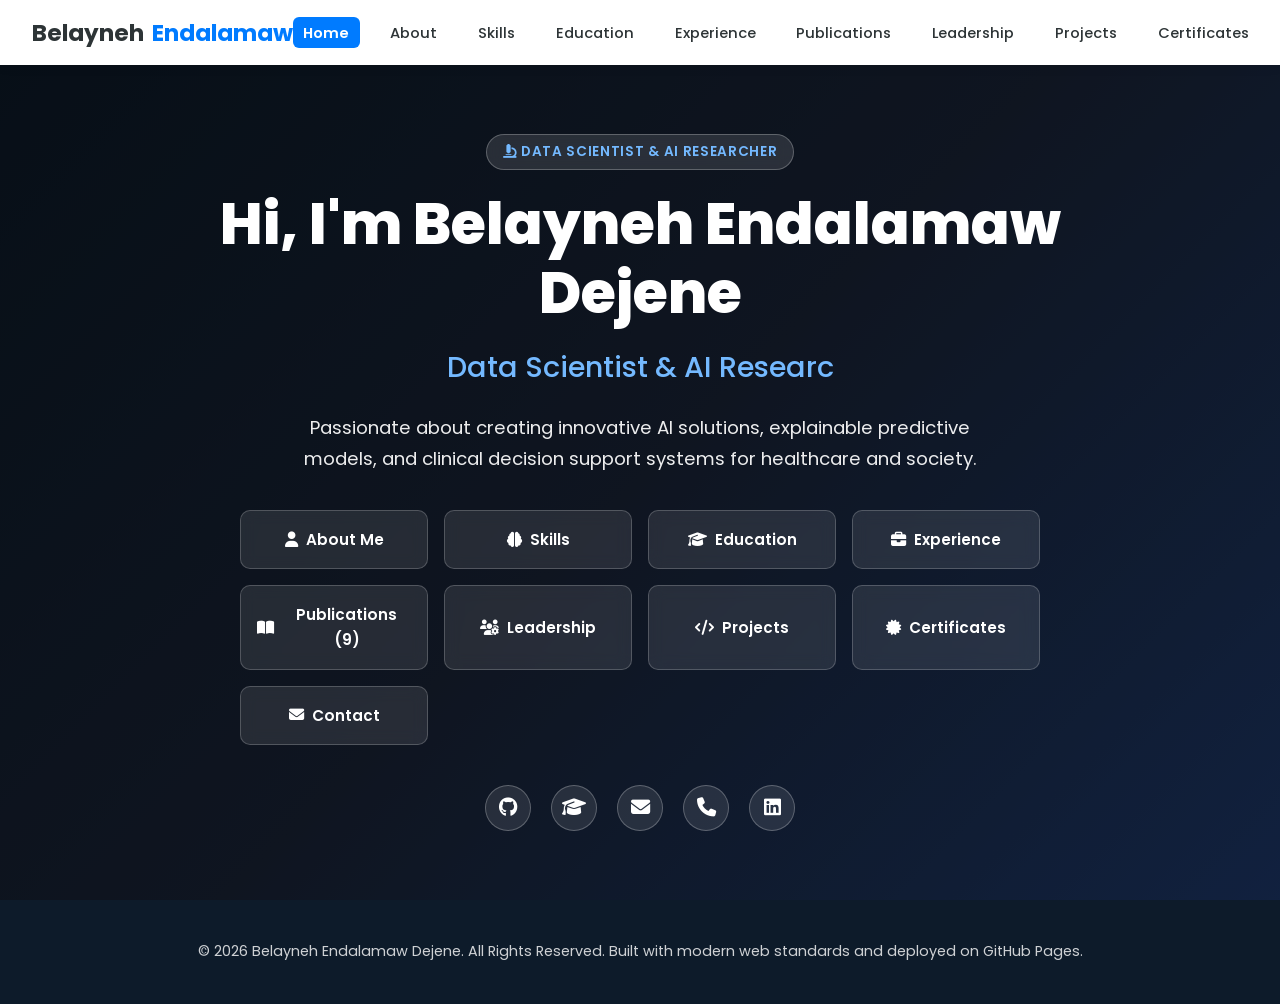
<file: index.html>
<!DOCTYPE html>
<html lang="en" data-theme="light">
<head>
    <meta charset="UTF-8">
    <meta name="viewport" content="width=device-width, initial-scale=1.0">
    <meta name="description" content="Portfolio of Belayneh Endalamaw Dejene - Data Scientist, AI Researcher, PhD Fellow, and Clinical Decision Support Specialist">
    <title>Belayneh Endalamaw | Home - Portfolio</title>
    
    <!-- Stylesheet -->
    <link rel="stylesheet" href="css/style.css">
    
    <!-- Font Awesome Icons -->
    <link rel="stylesheet" href="https://cdnjs.cloudflare.com/ajax/libs/font-awesome/6.5.1/css/all.min.css">
    
    <!-- Google Fonts Poppins -->
    <link href="https://fonts.googleapis.com/css2?family=Poppins:wght@300;400;500;600;700;800&display=swap" rel="stylesheet">
</head>
<body>
    <!-- Navigation -->
    <nav class="navbar">
        <div class="nav-content">
            <div class="logo">
                <a href="index.html">Belayneh <span>Endalamaw</span></a>
            </div>
            
            <ul class="nav-links" id="nav-links">
                <li><a href="index.html" class="active">Home</a></li>
                <li><a href="about.html">About</a></li>
                <li><a href="skills.html">Skills</a></li>
                <li><a href="education.html">Education</a></li>
                <li><a href="experience.html">Experience</a></li>
                <li><a href="publications.html">Publications</a></li>
                <li><a href="leadership.html">Leadership</a></li>
                <li><a href="projects.html">Projects</a></li>
                <li><a href="certificates.html">Certificates</a></li>
                <li><a href="contact.html">Contact</a></li>
            </ul>

            <div class="nav-actions">
                <button id="theme-toggle-btn" class="theme-toggle-btn" title="Toggle Dark/Light Mode">
                    <i class="fas fa-moon"></i>
                </button>
                <div class="hamburger" id="hamburger">
                    <i class="fas fa-bars"></i>
                </div>
            </div>
        </div>
    </nav>

    <main>
        <!-- Home Section (Dedicated Page) -->
        <section class="home">
            <div class="home-overlay"></div>
            <div class="home-content">
                <div class="home-badge">
                    <i class="fas fa-microscope"></i> Data Scientist & AI Researcher
                </div>
                <h1>Hi, I'm Belayneh Endalamaw Dejene</h1>
                <h3><span id="typed-text"></span></h3>
                <p>Passionate about creating innovative AI solutions, explainable predictive models, and clinical decision support systems for healthcare and society.</p>
                
                <div class="home-nav-grid">
                    <a href="about.html" class="home-tab-card"><i class="fas fa-user"></i> About Me</a>
                    <a href="skills.html" class="home-tab-card"><i class="fas fa-brain"></i> Skills</a>
                    <a href="education.html" class="home-tab-card"><i class="fas fa-graduation-cap"></i> Education</a>
                    <a href="experience.html" class="home-tab-card"><i class="fas fa-briefcase"></i> Experience</a>
                    <a href="publications.html" class="home-tab-card"><i class="fas fa-book-open"></i> Publications (9)</a>
                    <a href="leadership.html" class="home-tab-card"><i class="fas fa-users-cog"></i> Leadership</a>
                    <a href="projects.html" class="home-tab-card"><i class="fas fa-code"></i> Projects</a>
                    <a href="certificates.html" class="home-tab-card"><i class="fas fa-certificate"></i> Certificates</a>
                    <a href="contact.html" class="home-tab-card"><i class="fas fa-envelope"></i> Contact</a>
                </div>

                <div class="social-icons">
                    <a href="https://github.com/belzman" target="_blank" rel="noopener noreferrer" title="GitHub"><i class="fab fa-github"></i></a>
                    <a href="https://scholar.google.com" target="_blank" rel="noopener noreferrer" title="Google Scholar"><i class="fas fa-graduation-cap"></i></a>
                    <a href="mailto:belzman2011@gmail.com" target="_blank" title="Email"><i class="fas fa-envelope"></i></a>
                    <a href="tel:+251915306380" title="Phone"><i class="fas fa-phone"></i></a>
                    <a href="https://linkedin.com" target="_blank" rel="noopener noreferrer" title="LinkedIn"><i class="fab fa-linkedin"></i></a>
                </div>
            </div>
        </section>
    </main>

    <!-- Footer -->
    <footer>
        <p>&copy; 2026 Belayneh Endalamaw Dejene. All Rights Reserved. Built with modern web standards and deployed on GitHub Pages.</p>
    </footer>

    <!-- Main JavaScript -->
    <script src="js/main.js"></script>
</body>
</html>
</file>
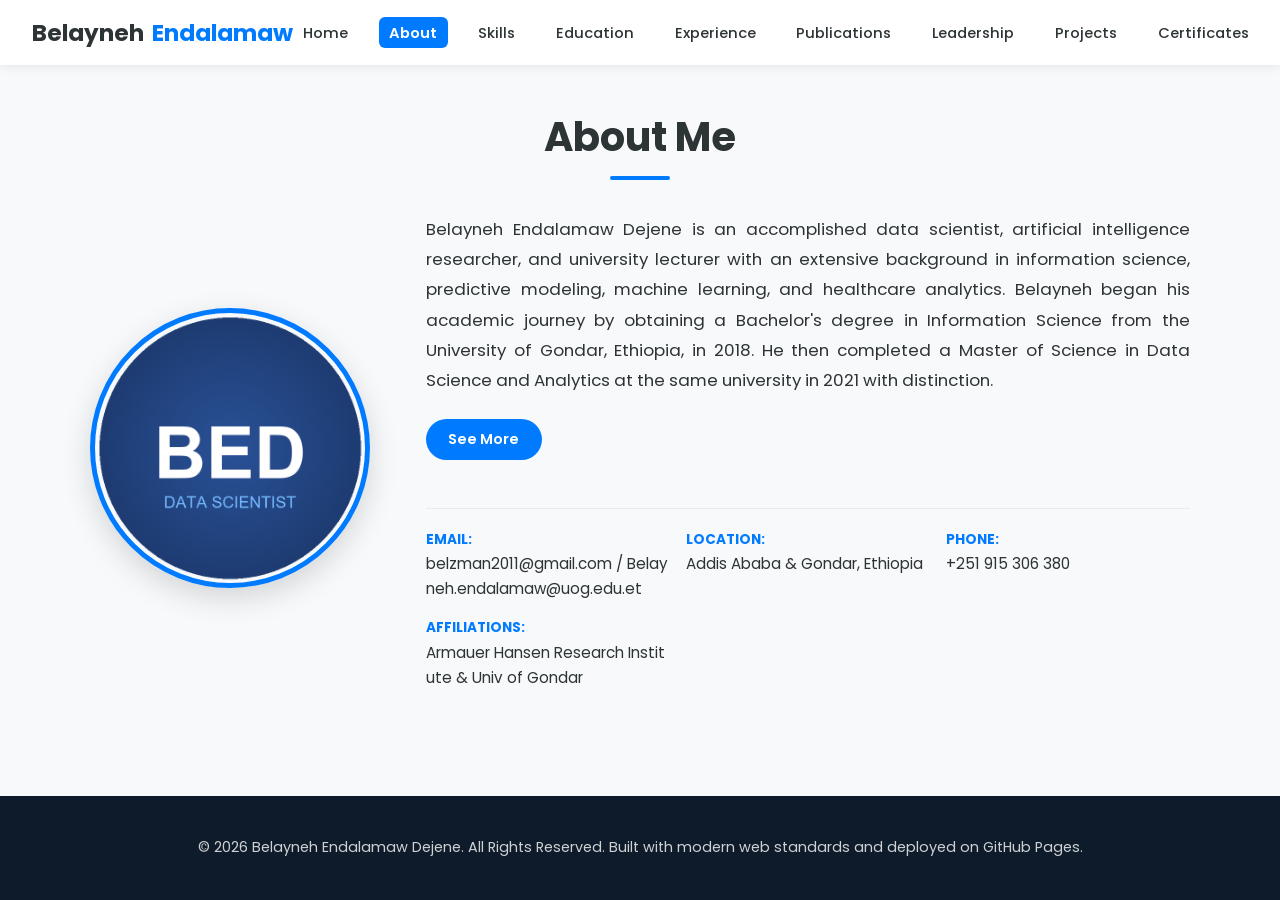
<file: about.html>
<!DOCTYPE html>
<html lang="en" data-theme="light">
<head>
    <meta charset="UTF-8">
    <meta name="viewport" content="width=device-width, initial-scale=1.0">
    <meta name="description" content="Portfolio of Belayneh Endalamaw Dejene - Data Scientist, AI Researcher, PhD Fellow, and Clinical Decision Support Specialist">
    <title>Belayneh Endalamaw | About Me - Portfolio</title>
    
    <!-- Stylesheet -->
    <link rel="stylesheet" href="css/style.css">
    
    <!-- Font Awesome Icons -->
    <link rel="stylesheet" href="https://cdnjs.cloudflare.com/ajax/libs/font-awesome/6.5.1/css/all.min.css">
    
    <!-- Google Fonts Poppins -->
    <link href="https://fonts.googleapis.com/css2?family=Poppins:wght@300;400;500;600;700;800&display=swap" rel="stylesheet">
</head>
<body>
    <!-- Navigation -->
    <nav class="navbar">
        <div class="nav-content">
            <div class="logo">
                <a href="index.html">Belayneh <span>Endalamaw</span></a>
            </div>
            
            <ul class="nav-links" id="nav-links">
                <li><a href="index.html">Home</a></li>
                <li><a href="about.html" class="active">About</a></li>
                <li><a href="skills.html">Skills</a></li>
                <li><a href="education.html">Education</a></li>
                <li><a href="experience.html">Experience</a></li>
                <li><a href="publications.html">Publications</a></li>
                <li><a href="leadership.html">Leadership</a></li>
                <li><a href="projects.html">Projects</a></li>
                <li><a href="certificates.html">Certificates</a></li>
                <li><a href="contact.html">Contact</a></li>
            </ul>

            <div class="nav-actions">
                <button id="theme-toggle-btn" class="theme-toggle-btn" title="Toggle Dark/Light Mode">
                    <i class="fas fa-moon"></i>
                </button>
                <div class="hamburger" id="hamburger">
                    <i class="fas fa-bars"></i>
                </div>
            </div>
        </div>
    </nav>

    <main class="page-container">
        <h2 class="section-title">About Me</h2>
        <div class="about-content">
            <div class="about-img">
                <img src="assets/images/profile.png" alt="Belayneh Endalamaw Dejene Profile Picture">
            </div>
            <div class="about-text">
                <div class="text-content">
                    <p class="about-description">
                        Belayneh Endalamaw Dejene is an accomplished data scientist, artificial intelligence researcher, and university lecturer with an extensive background in information science, predictive modeling, machine learning, and healthcare analytics. Belayneh began his academic journey by obtaining a Bachelor's degree in Information Science from the University of Gondar, Ethiopia, in 2018. He then completed a Master of Science in Data Science and Analytics at the same university in 2021 with distinction.
                    </p>

                    <div class="expandable-content" id="expandable-content">
                        <p>
                            Currently, Belayneh is pursuing his <strong>PhD in Data Science at Bahir Dar University's Institute of Technology</strong> (since 2022). He is also serving as a <strong>Data Scientist and Analyst at the Armauer Hansen Research Institute (AHRI)</strong> under the <em>Data Science Without Borders (DSWB)</em> project, supported by the African Population and Health Research Center (APHRC).
                        </p>
                        
                        <p>
                            Belayneh serves as <strong>Co-Investigator and Lead AI / Machine Learning Engineer</strong> on the prestigious <em>March of Dimes Discovery Research Grant</em> titled <em>"AI-Enhanced Dynamic Risk Stratification and Risk-Responsive Antenatal Care to Prevent Spontaneous Preterm Birth in Ethiopia: A Cluster Randomized Controlled Trial."</em> In this grant, he leads data engineering, predictive feature development, and model integration into the clinical decision-support system.
                        </p>
                        
                        <p>
                            During his tenure as a Lecturer and Researcher at the University of Gondar College of Informatics, Belayneh has taught undergraduate courses in programming, data structures, algorithms, databases, and applied machine learning, while serving on academic committees, curriculum modernization, and technology transfer initiatives. He previously served as a Data Analyst at the Ethiopian Commodity Exchange (ECX), conducting quantitative price volatility analyses.
                        </p>
                        
                        <p>
                            Belayneh has published <strong>9 peer-reviewed research papers</strong> in international journals including <em>HIV Medicine</em>, <em>BMC Public Health</em>, <em>BMC Infectious Diseases</em>, <em>BMC Pregnancy and Childbirth</em>, <em>Italian Journal of Pediatrics</em>, <em>BMC Medical Informatics and Decision Making</em>, and <em>IEEE NIGERCON</em>.
                        </p>
                        
                        <p>
                            <strong>Research areas:</strong> Artificial Intelligence, Machine Learning, Deep Learning, Explainable & Interpretable AI (XAI), Clinical Decision Support Systems, Healthcare Analytics, Natural Language Processing, Computer Vision, and Digital Twin Simulation for people living with HIV.
                        </p>
                    </div>
                </div>
                
                <button class="read-more-btn" id="read-more-btn">See More</button>
                
                <div class="personal-info">
                    <div class="info-item">
                        <span class="info-title">Email:</span>
                        <span class="info-value">belzman2011@gmail.com / Belayneh.endalamaw@uog.edu.et</span>
                    </div>
                    <div class="info-item">
                        <span class="info-title">Location:</span>
                        <span class="info-value">Addis Ababa & Gondar, Ethiopia</span>
                    </div>
                    <div class="info-item">
                        <span class="info-title">Phone:</span>
                        <span class="info-value">+251 915 306 380</span>
                    </div>
                    <div class="info-item">
                        <span class="info-title">Affiliations:</span>
                        <span class="info-value">Armauer Hansen Research Institute & Univ of Gondar</span>
                    </div>
                </div>
            </div>
        </div>
    </main>

    <!-- Footer -->
    <footer>
        <p>&copy; 2026 Belayneh Endalamaw Dejene. All Rights Reserved. Built with modern web standards and deployed on GitHub Pages.</p>
    </footer>

    <!-- Main JavaScript -->
    <script src="js/main.js"></script>
</body>
</html>
</file>
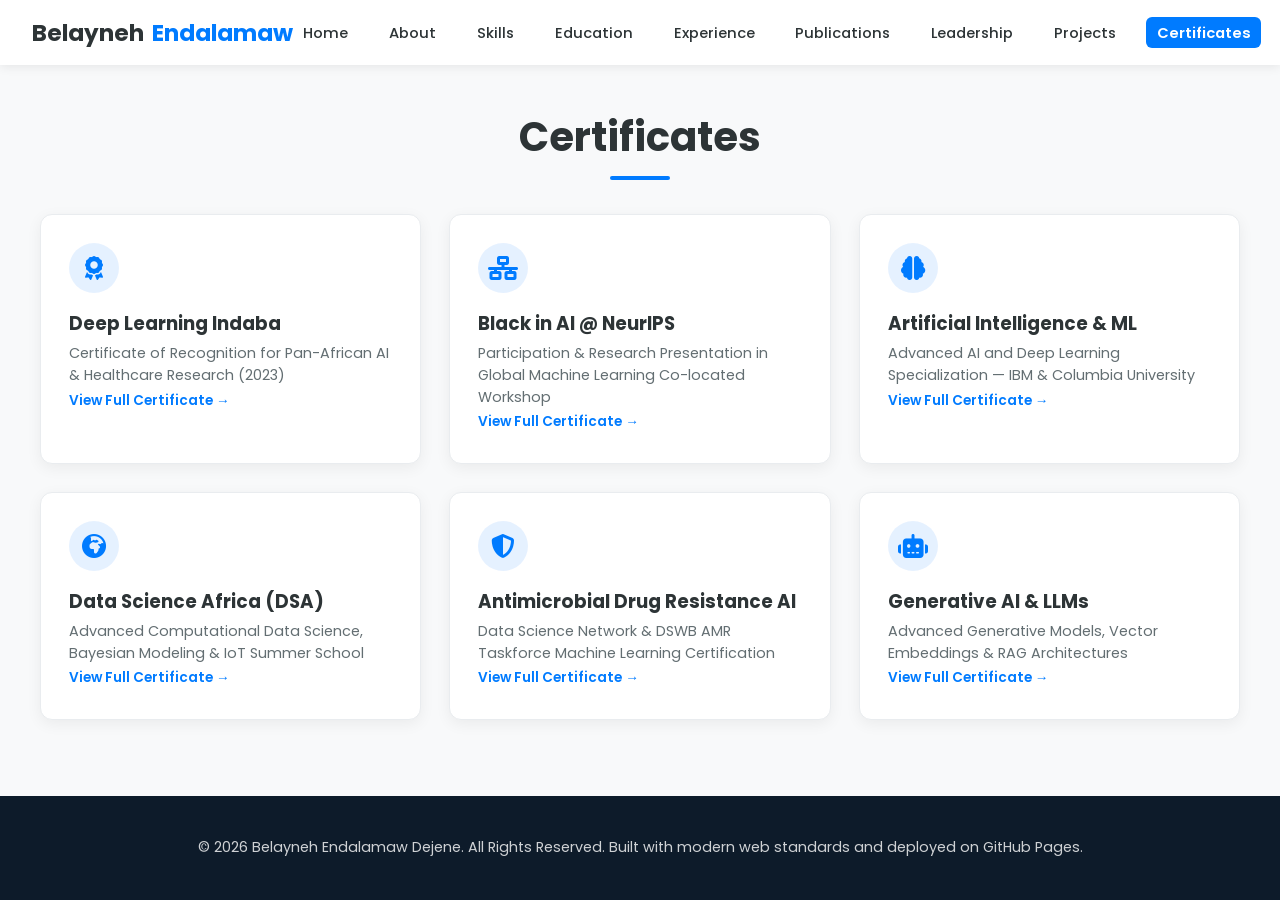
<file: certificates.html>
<!DOCTYPE html>
<html lang="en" data-theme="light">
<head>
    <meta charset="UTF-8">
    <meta name="viewport" content="width=device-width, initial-scale=1.0">
    <meta name="description" content="Portfolio of Belayneh Endalamaw Dejene - Data Scientist, AI Researcher, PhD Fellow, and Clinical Decision Support Specialist">
    <title>Belayneh Endalamaw | Certificates - Portfolio</title>
    
    <!-- Stylesheet -->
    <link rel="stylesheet" href="css/style.css">
    
    <!-- Font Awesome Icons -->
    <link rel="stylesheet" href="https://cdnjs.cloudflare.com/ajax/libs/font-awesome/6.5.1/css/all.min.css">
    
    <!-- Google Fonts Poppins -->
    <link href="https://fonts.googleapis.com/css2?family=Poppins:wght@300;400;500;600;700;800&display=swap" rel="stylesheet">
</head>
<body>
    <!-- Navigation -->
    <nav class="navbar">
        <div class="nav-content">
            <div class="logo">
                <a href="index.html">Belayneh <span>Endalamaw</span></a>
            </div>
            
            <ul class="nav-links" id="nav-links">
                <li><a href="index.html">Home</a></li>
                <li><a href="about.html">About</a></li>
                <li><a href="skills.html">Skills</a></li>
                <li><a href="education.html">Education</a></li>
                <li><a href="experience.html">Experience</a></li>
                <li><a href="publications.html">Publications</a></li>
                <li><a href="leadership.html">Leadership</a></li>
                <li><a href="projects.html">Projects</a></li>
                <li><a href="certificates.html" class="active">Certificates</a></li>
                <li><a href="contact.html">Contact</a></li>
            </ul>

            <div class="nav-actions">
                <button id="theme-toggle-btn" class="theme-toggle-btn" title="Toggle Dark/Light Mode">
                    <i class="fas fa-moon"></i>
                </button>
                <div class="hamburger" id="hamburger">
                    <i class="fas fa-bars"></i>
                </div>
            </div>
        </div>
    </nav>

    <main class="page-container">
        <h2 class="section-title">Certificates</h2>
        <div class="certificates-grid">
            <div class="certificate-card">
                <div class="certificate-icon"><i class="fas fa-award"></i></div>
                <div class="certificate-info">
                    <h3>Deep Learning Indaba</h3>
                    <p>Certificate of Recognition for Pan-African AI & Healthcare Research (2023)</p>
                    <a href="https://github.com/belzman" target="_blank" class="certificate-link">View Full Certificate &rarr;</a>
                </div>
            </div>

            <div class="certificate-card">
                <div class="certificate-icon"><i class="fas fa-network-wired"></i></div>
                <div class="certificate-info">
                    <h3>Black in AI @ NeurIPS</h3>
                    <p>Participation & Research Presentation in Global Machine Learning Co-located Workshop</p>
                    <a href="https://github.com/belzman" target="_blank" class="certificate-link">View Full Certificate &rarr;</a>
                </div>
            </div>

            <div class="certificate-card">
                <div class="certificate-icon"><i class="fas fa-brain"></i></div>
                <div class="certificate-info">
                    <h3>Artificial Intelligence & ML</h3>
                    <p>Advanced AI and Deep Learning Specialization — IBM & Columbia University</p>
                    <a href="https://github.com/belzman" target="_blank" class="certificate-link">View Full Certificate &rarr;</a>
                </div>
            </div>

            <div class="certificate-card">
                <div class="certificate-icon"><i class="fas fa-globe-africa"></i></div>
                <div class="certificate-info">
                    <h3>Data Science Africa (DSA)</h3>
                    <p>Advanced Computational Data Science, Bayesian Modeling & IoT Summer School</p>
                    <a href="https://github.com/belzman" target="_blank" class="certificate-link">View Full Certificate &rarr;</a>
                </div>
            </div>

            <div class="certificate-card">
                <div class="certificate-icon"><i class="fas fa-shield-alt"></i></div>
                <div class="certificate-info">
                    <h3>Antimicrobial Drug Resistance AI</h3>
                    <p>Data Science Network & DSWB AMR Taskforce Machine Learning Certification</p>
                    <a href="https://github.com/belzman" target="_blank" class="certificate-link">View Full Certificate &rarr;</a>
                </div>
            </div>

            <div class="certificate-card">
                <div class="certificate-icon"><i class="fas fa-robot"></i></div>
                <div class="certificate-info">
                    <h3>Generative AI & LLMs</h3>
                    <p>Advanced Generative Models, Vector Embeddings & RAG Architectures</p>
                    <a href="https://github.com/belzman" target="_blank" class="certificate-link">View Full Certificate &rarr;</a>
                </div>
            </div>
        </div>
    </main>

    <!-- Footer -->
    <footer>
        <p>&copy; 2026 Belayneh Endalamaw Dejene. All Rights Reserved. Built with modern web standards and deployed on GitHub Pages.</p>
    </footer>

    <!-- Main JavaScript -->
    <script src="js/main.js"></script>
</body>
</html>
</file>
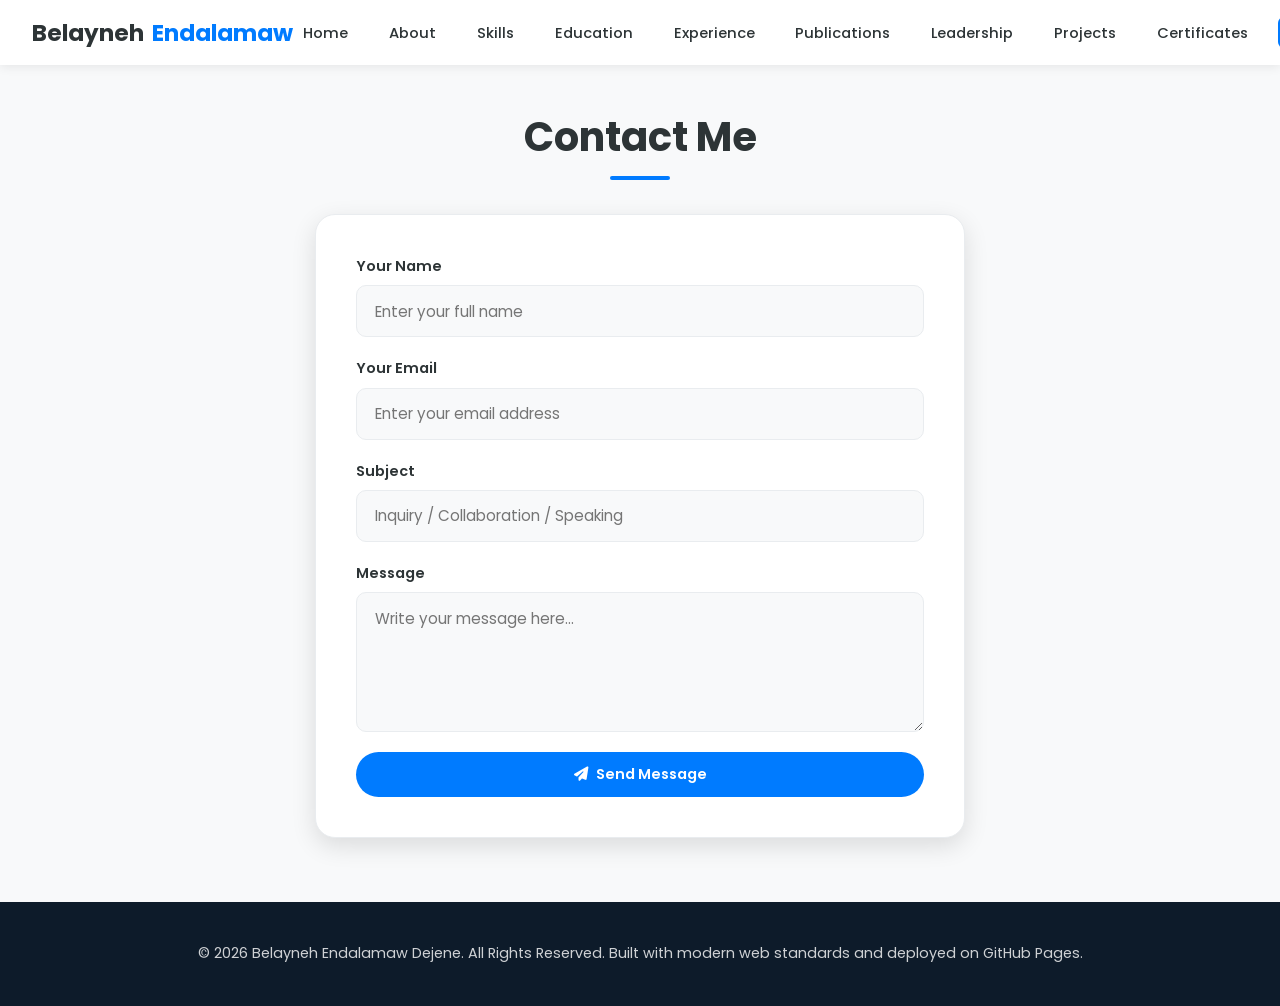
<file: contact.html>
<!DOCTYPE html>
<html lang="en" data-theme="light">
<head>
    <meta charset="UTF-8">
    <meta name="viewport" content="width=device-width, initial-scale=1.0">
    <meta name="description" content="Portfolio of Belayneh Endalamaw Dejene - Data Scientist, AI Researcher, PhD Fellow, and Clinical Decision Support Specialist">
    <title>Belayneh Endalamaw | Contact Me - Portfolio</title>
    
    <!-- Stylesheet -->
    <link rel="stylesheet" href="css/style.css">
    
    <!-- Font Awesome Icons -->
    <link rel="stylesheet" href="https://cdnjs.cloudflare.com/ajax/libs/font-awesome/6.5.1/css/all.min.css">
    
    <!-- Google Fonts Poppins -->
    <link href="https://fonts.googleapis.com/css2?family=Poppins:wght@300;400;500;600;700;800&display=swap" rel="stylesheet">
</head>
<body>
    <!-- Navigation -->
    <nav class="navbar">
        <div class="nav-content">
            <div class="logo">
                <a href="index.html">Belayneh <span>Endalamaw</span></a>
            </div>
            
            <ul class="nav-links" id="nav-links">
                <li><a href="index.html">Home</a></li>
                <li><a href="about.html">About</a></li>
                <li><a href="skills.html">Skills</a></li>
                <li><a href="education.html">Education</a></li>
                <li><a href="experience.html">Experience</a></li>
                <li><a href="publications.html">Publications</a></li>
                <li><a href="leadership.html">Leadership</a></li>
                <li><a href="projects.html">Projects</a></li>
                <li><a href="certificates.html">Certificates</a></li>
                <li><a href="contact.html" class="active">Contact</a></li>
            </ul>

            <div class="nav-actions">
                <button id="theme-toggle-btn" class="theme-toggle-btn" title="Toggle Dark/Light Mode">
                    <i class="fas fa-moon"></i>
                </button>
                <div class="hamburger" id="hamburger">
                    <i class="fas fa-bars"></i>
                </div>
            </div>
        </div>
    </nav>

    <main class="page-container">
        <h2 class="section-title">Contact Me</h2>
        <div class="contact-container">
            <form id="contact-form" class="contact-form">
                <div class="form-group">
                    <label for="sender-name">Your Name</label>
                    <input type="text" id="sender-name" placeholder="Enter your full name" required>
                </div>
                <div class="form-group">
                    <label for="sender-email">Your Email</label>
                    <input type="email" id="sender-email" placeholder="Enter your email address" required>
                </div>
                <div class="form-group">
                    <label for="sender-subject">Subject</label>
                    <input type="text" id="sender-subject" placeholder="Inquiry / Collaboration / Speaking" required>
                </div>
                <div class="form-group">
                    <label for="sender-message">Message</label>
                    <textarea id="sender-message" placeholder="Write your message here..." required></textarea>
                </div>
                
                <button type="submit" class="btn btn-primary" style="width: 100%; justify-content: center; padding: 0.75rem;">
                    <i class="fas fa-paper-plane"></i> Send Message
                </button>
                <div id="form-status" style="display: none; text-align: center; margin-top: 10px;"></div>
            </form>
        </div>
    </main>

    <!-- Footer -->
    <footer>
        <p>&copy; 2026 Belayneh Endalamaw Dejene. All Rights Reserved. Built with modern web standards and deployed on GitHub Pages.</p>
    </footer>

    <!-- Main JavaScript -->
    <script src="js/main.js"></script>
</body>
</html>
</file>
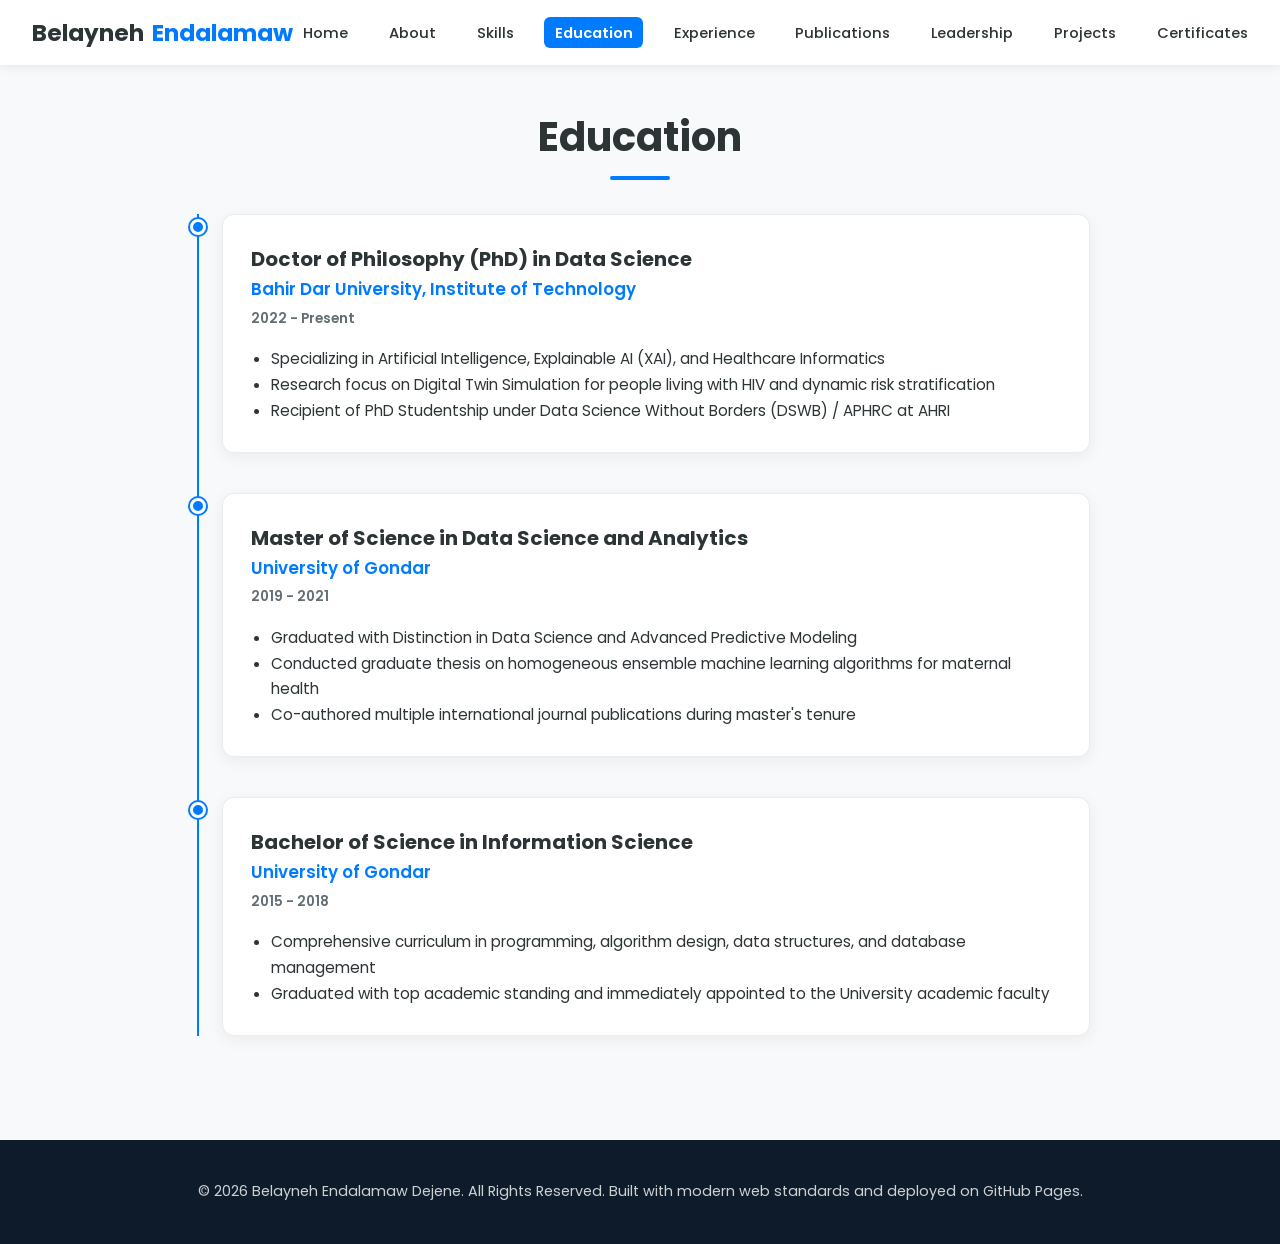
<file: education.html>
<!DOCTYPE html>
<html lang="en" data-theme="light">
<head>
    <meta charset="UTF-8">
    <meta name="viewport" content="width=device-width, initial-scale=1.0">
    <meta name="description" content="Portfolio of Belayneh Endalamaw Dejene - Data Scientist, AI Researcher, PhD Fellow, and Clinical Decision Support Specialist">
    <title>Belayneh Endalamaw | Education - Portfolio</title>
    
    <!-- Stylesheet -->
    <link rel="stylesheet" href="css/style.css">
    
    <!-- Font Awesome Icons -->
    <link rel="stylesheet" href="https://cdnjs.cloudflare.com/ajax/libs/font-awesome/6.5.1/css/all.min.css">
    
    <!-- Google Fonts Poppins -->
    <link href="https://fonts.googleapis.com/css2?family=Poppins:wght@300;400;500;600;700;800&display=swap" rel="stylesheet">
</head>
<body>
    <!-- Navigation -->
    <nav class="navbar">
        <div class="nav-content">
            <div class="logo">
                <a href="index.html">Belayneh <span>Endalamaw</span></a>
            </div>
            
            <ul class="nav-links" id="nav-links">
                <li><a href="index.html">Home</a></li>
                <li><a href="about.html">About</a></li>
                <li><a href="skills.html">Skills</a></li>
                <li><a href="education.html" class="active">Education</a></li>
                <li><a href="experience.html">Experience</a></li>
                <li><a href="publications.html">Publications</a></li>
                <li><a href="leadership.html">Leadership</a></li>
                <li><a href="projects.html">Projects</a></li>
                <li><a href="certificates.html">Certificates</a></li>
                <li><a href="contact.html">Contact</a></li>
            </ul>

            <div class="nav-actions">
                <button id="theme-toggle-btn" class="theme-toggle-btn" title="Toggle Dark/Light Mode">
                    <i class="fas fa-moon"></i>
                </button>
                <div class="hamburger" id="hamburger">
                    <i class="fas fa-bars"></i>
                </div>
            </div>
        </div>
    </nav>

    <main class="page-container">
        <h2 class="section-title">Education</h2>
        <div class="timeline">
            <!-- PhD -->
            <div class="timeline-item">
                <div class="timeline-dot"></div>
                <div class="timeline-content">
                    <h3>Doctor of Philosophy (PhD) in Data Science</h3>
                    <h4>Bahir Dar University, Institute of Technology</h4>
                    <p class="period">2022 - Present</p>
                    <ul>
                        <li>Specializing in Artificial Intelligence, Explainable AI (XAI), and Healthcare Informatics</li>
                        <li>Research focus on Digital Twin Simulation for people living with HIV and dynamic risk stratification</li>
                        <li>Recipient of PhD Studentship under Data Science Without Borders (DSWB) / APHRC at AHRI</li>
                    </ul>
                </div>
            </div>

            <!-- MSc -->
            <div class="timeline-item">
                <div class="timeline-dot"></div>
                <div class="timeline-content">
                    <h3>Master of Science in Data Science and Analytics</h3>
                    <h4>University of Gondar</h4>
                    <p class="period">2019 - 2021</p>
                    <ul>
                        <li>Graduated with Distinction in Data Science and Advanced Predictive Modeling</li>
                        <li>Conducted graduate thesis on homogeneous ensemble machine learning algorithms for maternal health</li>
                        <li>Co-authored multiple international journal publications during master's tenure</li>
                    </ul>
                </div>
            </div>

            <!-- BSc -->
            <div class="timeline-item">
                <div class="timeline-dot"></div>
                <div class="timeline-content">
                    <h3>Bachelor of Science in Information Science</h3>
                    <h4>University of Gondar</h4>
                    <p class="period">2015 - 2018</p>
                    <ul>
                        <li>Comprehensive curriculum in programming, algorithm design, data structures, and database management</li>
                        <li>Graduated with top academic standing and immediately appointed to the University academic faculty</li>
                    </ul>
                </div>
            </div>
        </div>
    </main>

    <!-- Footer -->
    <footer>
        <p>&copy; 2026 Belayneh Endalamaw Dejene. All Rights Reserved. Built with modern web standards and deployed on GitHub Pages.</p>
    </footer>

    <!-- Main JavaScript -->
    <script src="js/main.js"></script>
</body>
</html>
</file>
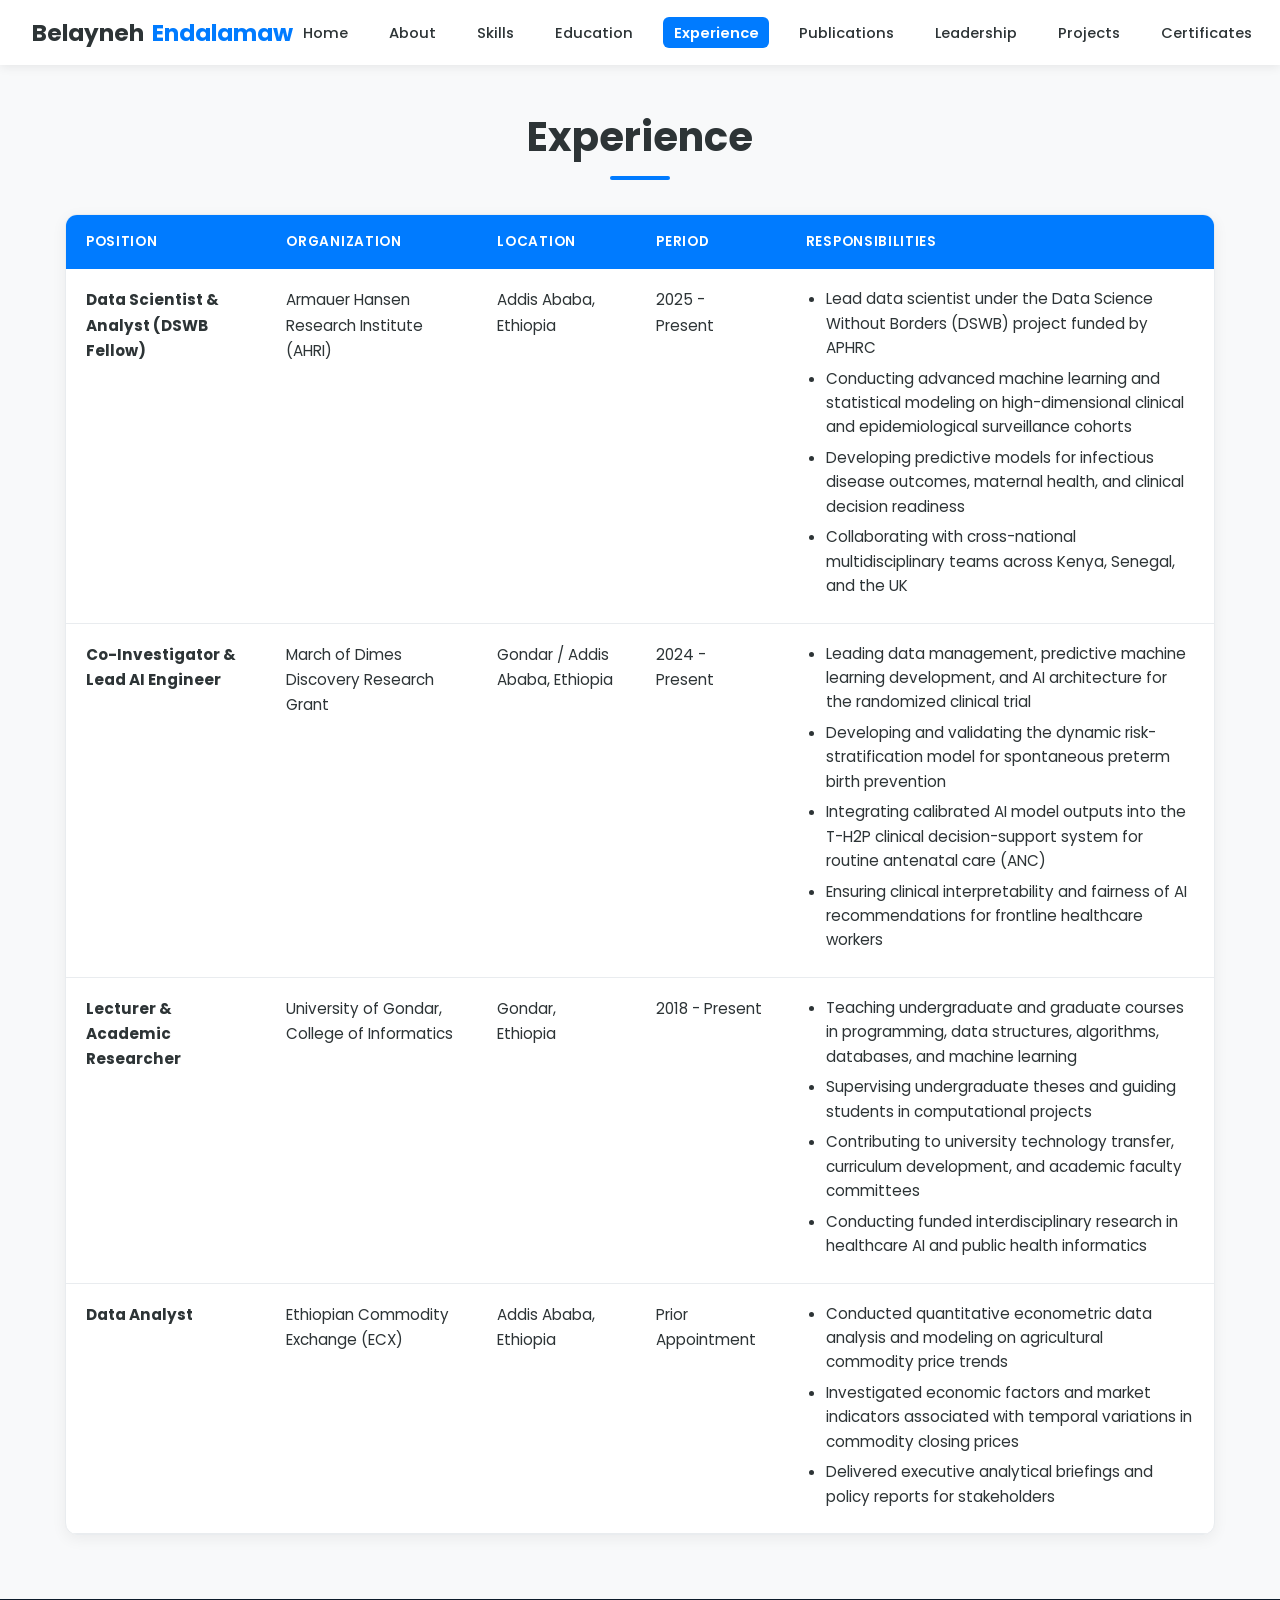
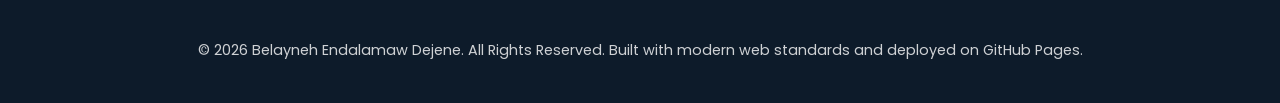
<file: experience.html>
<!DOCTYPE html>
<html lang="en" data-theme="light">
<head>
    <meta charset="UTF-8">
    <meta name="viewport" content="width=device-width, initial-scale=1.0">
    <meta name="description" content="Portfolio of Belayneh Endalamaw Dejene - Data Scientist, AI Researcher, PhD Fellow, and Clinical Decision Support Specialist">
    <title>Belayneh Endalamaw | Experience - Portfolio</title>
    
    <!-- Stylesheet -->
    <link rel="stylesheet" href="css/style.css">
    
    <!-- Font Awesome Icons -->
    <link rel="stylesheet" href="https://cdnjs.cloudflare.com/ajax/libs/font-awesome/6.5.1/css/all.min.css">
    
    <!-- Google Fonts Poppins -->
    <link href="https://fonts.googleapis.com/css2?family=Poppins:wght@300;400;500;600;700;800&display=swap" rel="stylesheet">
</head>
<body>
    <!-- Navigation -->
    <nav class="navbar">
        <div class="nav-content">
            <div class="logo">
                <a href="index.html">Belayneh <span>Endalamaw</span></a>
            </div>
            
            <ul class="nav-links" id="nav-links">
                <li><a href="index.html">Home</a></li>
                <li><a href="about.html">About</a></li>
                <li><a href="skills.html">Skills</a></li>
                <li><a href="education.html">Education</a></li>
                <li><a href="experience.html" class="active">Experience</a></li>
                <li><a href="publications.html">Publications</a></li>
                <li><a href="leadership.html">Leadership</a></li>
                <li><a href="projects.html">Projects</a></li>
                <li><a href="certificates.html">Certificates</a></li>
                <li><a href="contact.html">Contact</a></li>
            </ul>

            <div class="nav-actions">
                <button id="theme-toggle-btn" class="theme-toggle-btn" title="Toggle Dark/Light Mode">
                    <i class="fas fa-moon"></i>
                </button>
                <div class="hamburger" id="hamburger">
                    <i class="fas fa-bars"></i>
                </div>
            </div>
        </div>
    </nav>

    <main class="page-container">
        <h2 class="section-title">Experience</h2>
        <div class="experience-table">
            <table>
                <thead>
                    <tr>
                        <th>Position</th>
                        <th>Organization</th>
                        <th>Location</th>
                        <th>Period</th>
                        <th>Responsibilities</th>
                    </tr>
                </thead>
                <tbody>
                    <tr>
                        <td><strong>Data Scientist & Analyst (DSWB Fellow)</strong></td>
                        <td>Armauer Hansen Research Institute (AHRI)</td>
                        <td>Addis Ababa, Ethiopia</td>
                        <td>2025 - Present</td>
                        <td>
                            <ul>
                                <li>Lead data scientist under the Data Science Without Borders (DSWB) project funded by APHRC</li>
                                <li>Conducting advanced machine learning and statistical modeling on high-dimensional clinical and epidemiological surveillance cohorts</li>
                                <li>Developing predictive models for infectious disease outcomes, maternal health, and clinical decision readiness</li>
                                <li>Collaborating with cross-national multidisciplinary teams across Kenya, Senegal, and the UK</li>
                            </ul>
                        </td>
                    </tr>
                    <tr>
                        <td><strong>Co-Investigator & Lead AI Engineer</strong></td>
                        <td>March of Dimes Discovery Research Grant</td>
                        <td>Gondar / Addis Ababa, Ethiopia</td>
                        <td>2024 - Present</td>
                        <td>
                            <ul>
                                <li>Leading data management, predictive machine learning development, and AI architecture for the randomized clinical trial</li>
                                <li>Developing and validating the dynamic risk-stratification model for spontaneous preterm birth prevention</li>
                                <li>Integrating calibrated AI model outputs into the T-H2P clinical decision-support system for routine antenatal care (ANC)</li>
                                <li>Ensuring clinical interpretability and fairness of AI recommendations for frontline healthcare workers</li>
                            </ul>
                        </td>
                    </tr>
                    <tr>
                        <td><strong>Lecturer & Academic Researcher</strong></td>
                        <td>University of Gondar, College of Informatics</td>
                        <td>Gondar, Ethiopia</td>
                        <td>2018 - Present</td>
                        <td>
                            <ul>
                                <li>Teaching undergraduate and graduate courses in programming, data structures, algorithms, databases, and machine learning</li>
                                <li>Supervising undergraduate theses and guiding students in computational projects</li>
                                <li>Contributing to university technology transfer, curriculum development, and academic faculty committees</li>
                                <li>Conducting funded interdisciplinary research in healthcare AI and public health informatics</li>
                            </ul>
                        </td>
                    </tr>
                    <tr>
                        <td><strong>Data Analyst</strong></td>
                        <td>Ethiopian Commodity Exchange (ECX)</td>
                        <td>Addis Ababa, Ethiopia</td>
                        <td>Prior Appointment</td>
                        <td>
                            <ul>
                                <li>Conducted quantitative econometric data analysis and modeling on agricultural commodity price trends</li>
                                <li>Investigated economic factors and market indicators associated with temporal variations in commodity closing prices</li>
                                <li>Delivered executive analytical briefings and policy reports for stakeholders</li>
                            </ul>
                        </td>
                    </tr>
                </tbody>
            </table>
        </div>
    </main>

    <!-- Footer -->
    <footer>
        <p>&copy; 2026 Belayneh Endalamaw Dejene. All Rights Reserved. Built with modern web standards and deployed on GitHub Pages.</p>
    </footer>

    <!-- Main JavaScript -->
    <script src="js/main.js"></script>
</body>
</html>
</file>
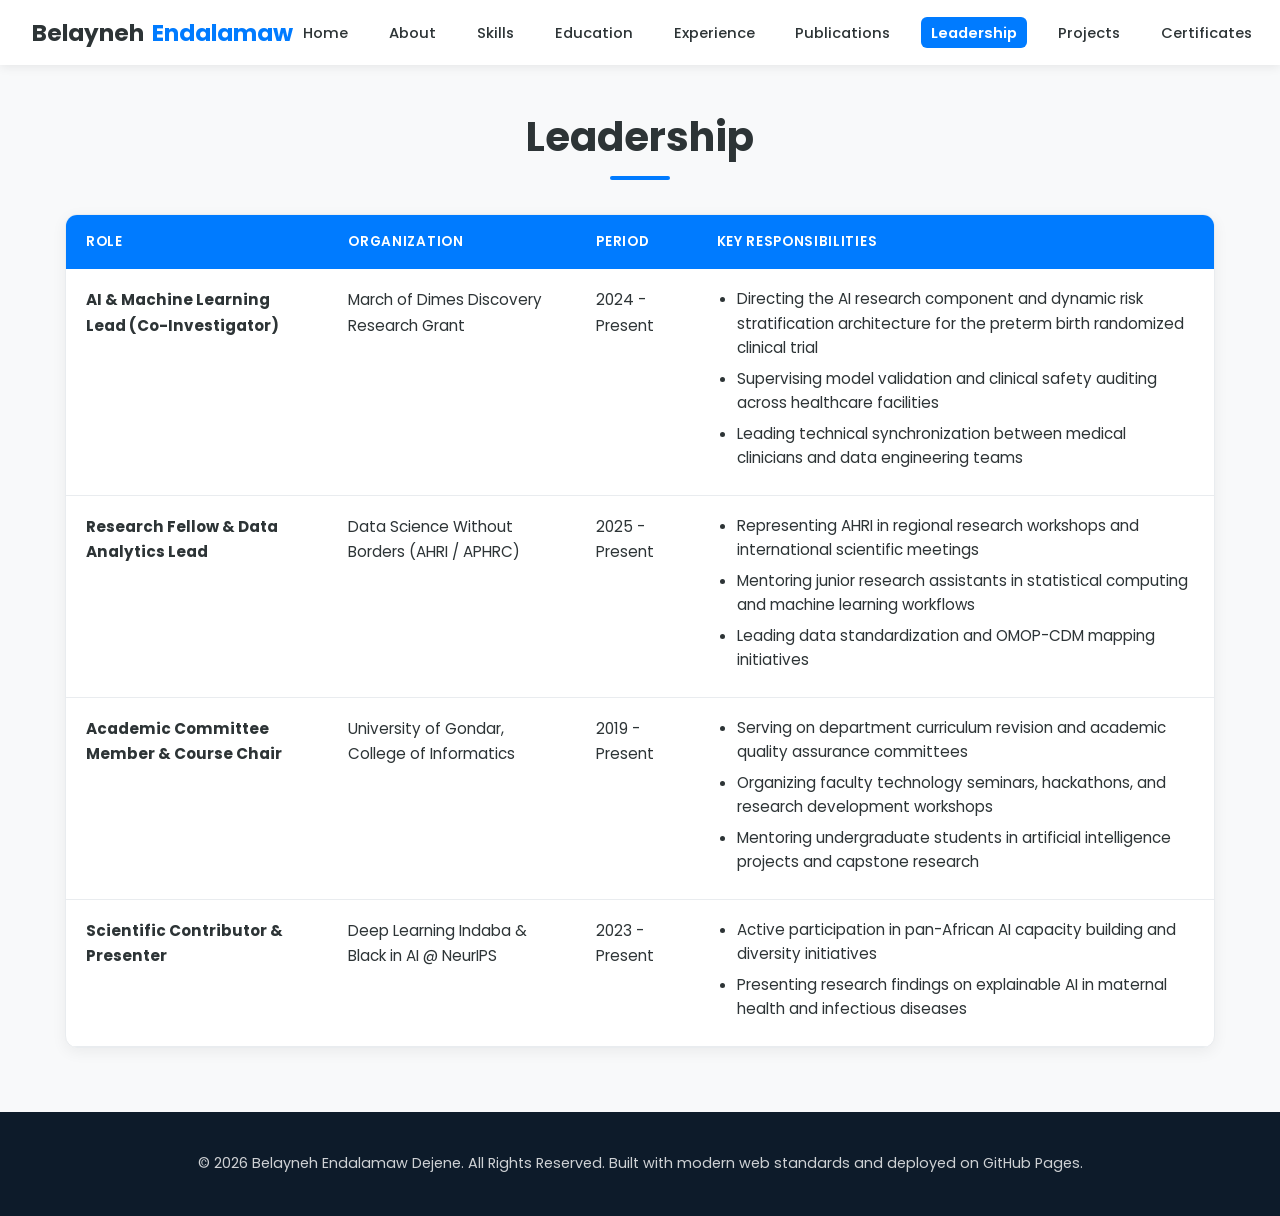
<file: leadership.html>
<!DOCTYPE html>
<html lang="en" data-theme="light">
<head>
    <meta charset="UTF-8">
    <meta name="viewport" content="width=device-width, initial-scale=1.0">
    <meta name="description" content="Portfolio of Belayneh Endalamaw Dejene - Data Scientist, AI Researcher, PhD Fellow, and Clinical Decision Support Specialist">
    <title>Belayneh Endalamaw | Leadership - Portfolio</title>
    
    <!-- Stylesheet -->
    <link rel="stylesheet" href="css/style.css">
    
    <!-- Font Awesome Icons -->
    <link rel="stylesheet" href="https://cdnjs.cloudflare.com/ajax/libs/font-awesome/6.5.1/css/all.min.css">
    
    <!-- Google Fonts Poppins -->
    <link href="https://fonts.googleapis.com/css2?family=Poppins:wght@300;400;500;600;700;800&display=swap" rel="stylesheet">
</head>
<body>
    <!-- Navigation -->
    <nav class="navbar">
        <div class="nav-content">
            <div class="logo">
                <a href="index.html">Belayneh <span>Endalamaw</span></a>
            </div>
            
            <ul class="nav-links" id="nav-links">
                <li><a href="index.html">Home</a></li>
                <li><a href="about.html">About</a></li>
                <li><a href="skills.html">Skills</a></li>
                <li><a href="education.html">Education</a></li>
                <li><a href="experience.html">Experience</a></li>
                <li><a href="publications.html">Publications</a></li>
                <li><a href="leadership.html" class="active">Leadership</a></li>
                <li><a href="projects.html">Projects</a></li>
                <li><a href="certificates.html">Certificates</a></li>
                <li><a href="contact.html">Contact</a></li>
            </ul>

            <div class="nav-actions">
                <button id="theme-toggle-btn" class="theme-toggle-btn" title="Toggle Dark/Light Mode">
                    <i class="fas fa-moon"></i>
                </button>
                <div class="hamburger" id="hamburger">
                    <i class="fas fa-bars"></i>
                </div>
            </div>
        </div>
    </nav>

    <main class="page-container">
        <h2 class="section-title">Leadership</h2>
        <div class="experience-table">
            <table>
                <thead>
                    <tr>
                        <th>Role</th>
                        <th>Organization</th>
                        <th>Period</th>
                        <th>Key Responsibilities</th>
                    </tr>
                </thead>
                <tbody>
                    <tr>
                        <td><strong>AI & Machine Learning Lead (Co-Investigator)</strong></td>
                        <td>March of Dimes Discovery Research Grant</td>
                        <td>2024 - Present</td>
                        <td>
                            <ul>
                                <li>Directing the AI research component and dynamic risk stratification architecture for the preterm birth randomized clinical trial</li>
                                <li>Supervising model validation and clinical safety auditing across healthcare facilities</li>
                                <li>Leading technical synchronization between medical clinicians and data engineering teams</li>
                            </ul>
                        </td>
                    </tr>
                    <tr>
                        <td><strong>Research Fellow & Data Analytics Lead</strong></td>
                        <td>Data Science Without Borders (AHRI / APHRC)</td>
                        <td>2025 - Present</td>
                        <td>
                            <ul>
                                <li>Representing AHRI in regional research workshops and international scientific meetings</li>
                                <li>Mentoring junior research assistants in statistical computing and machine learning workflows</li>
                                <li>Leading data standardization and OMOP-CDM mapping initiatives</li>
                            </ul>
                        </td>
                    </tr>
                    <tr>
                        <td><strong>Academic Committee Member & Course Chair</strong></td>
                        <td>University of Gondar, College of Informatics</td>
                        <td>2019 - Present</td>
                        <td>
                            <ul>
                                <li>Serving on department curriculum revision and academic quality assurance committees</li>
                                <li>Organizing faculty technology seminars, hackathons, and research development workshops</li>
                                <li>Mentoring undergraduate students in artificial intelligence projects and capstone research</li>
                            </ul>
                        </td>
                    </tr>
                    <tr>
                        <td><strong>Scientific Contributor & Presenter</strong></td>
                        <td>Deep Learning Indaba & Black in AI @ NeurIPS</td>
                        <td>2023 - Present</td>
                        <td>
                            <ul>
                                <li>Active participation in pan-African AI capacity building and diversity initiatives</li>
                                <li>Presenting research findings on explainable AI in maternal health and infectious diseases</li>
                            </ul>
                        </td>
                    </tr>
                </tbody>
            </table>
        </div>
    </main>

    <!-- Footer -->
    <footer>
        <p>&copy; 2026 Belayneh Endalamaw Dejene. All Rights Reserved. Built with modern web standards and deployed on GitHub Pages.</p>
    </footer>

    <!-- Main JavaScript -->
    <script src="js/main.js"></script>
</body>
</html>
</file>
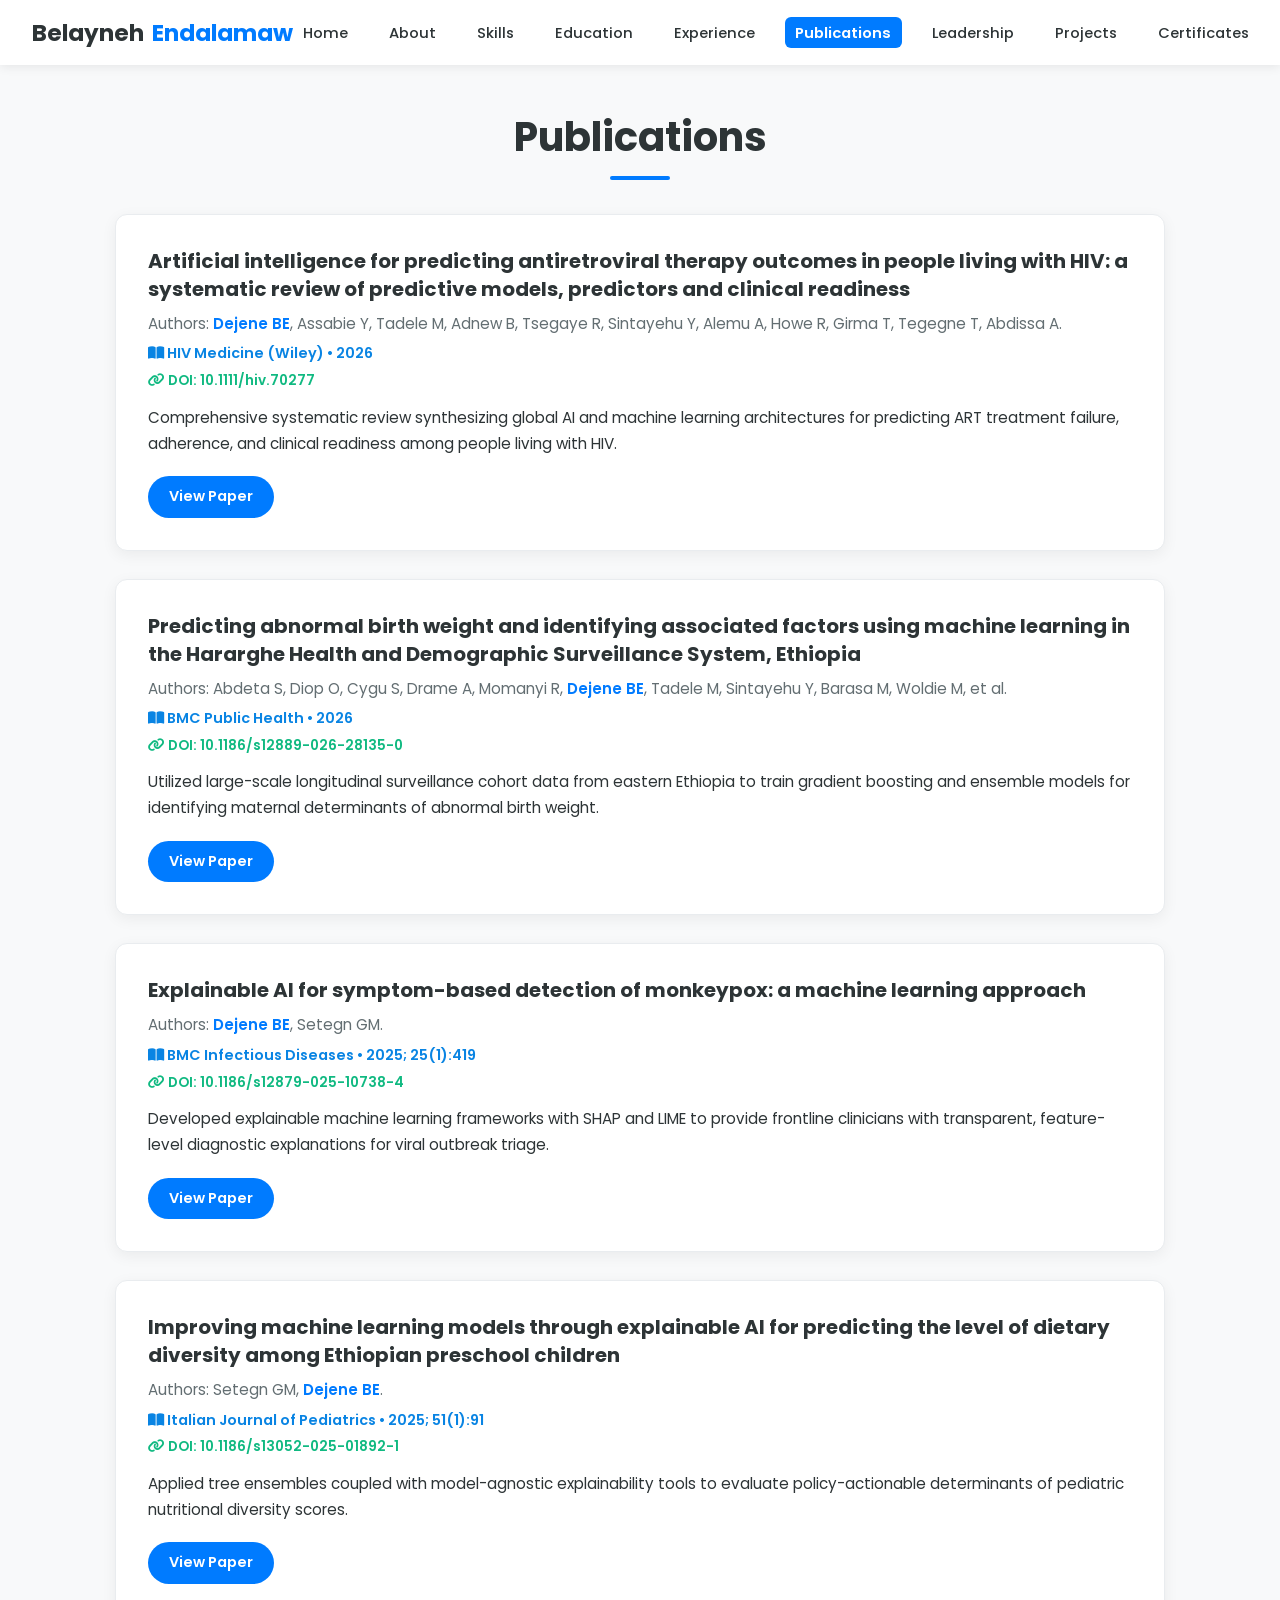
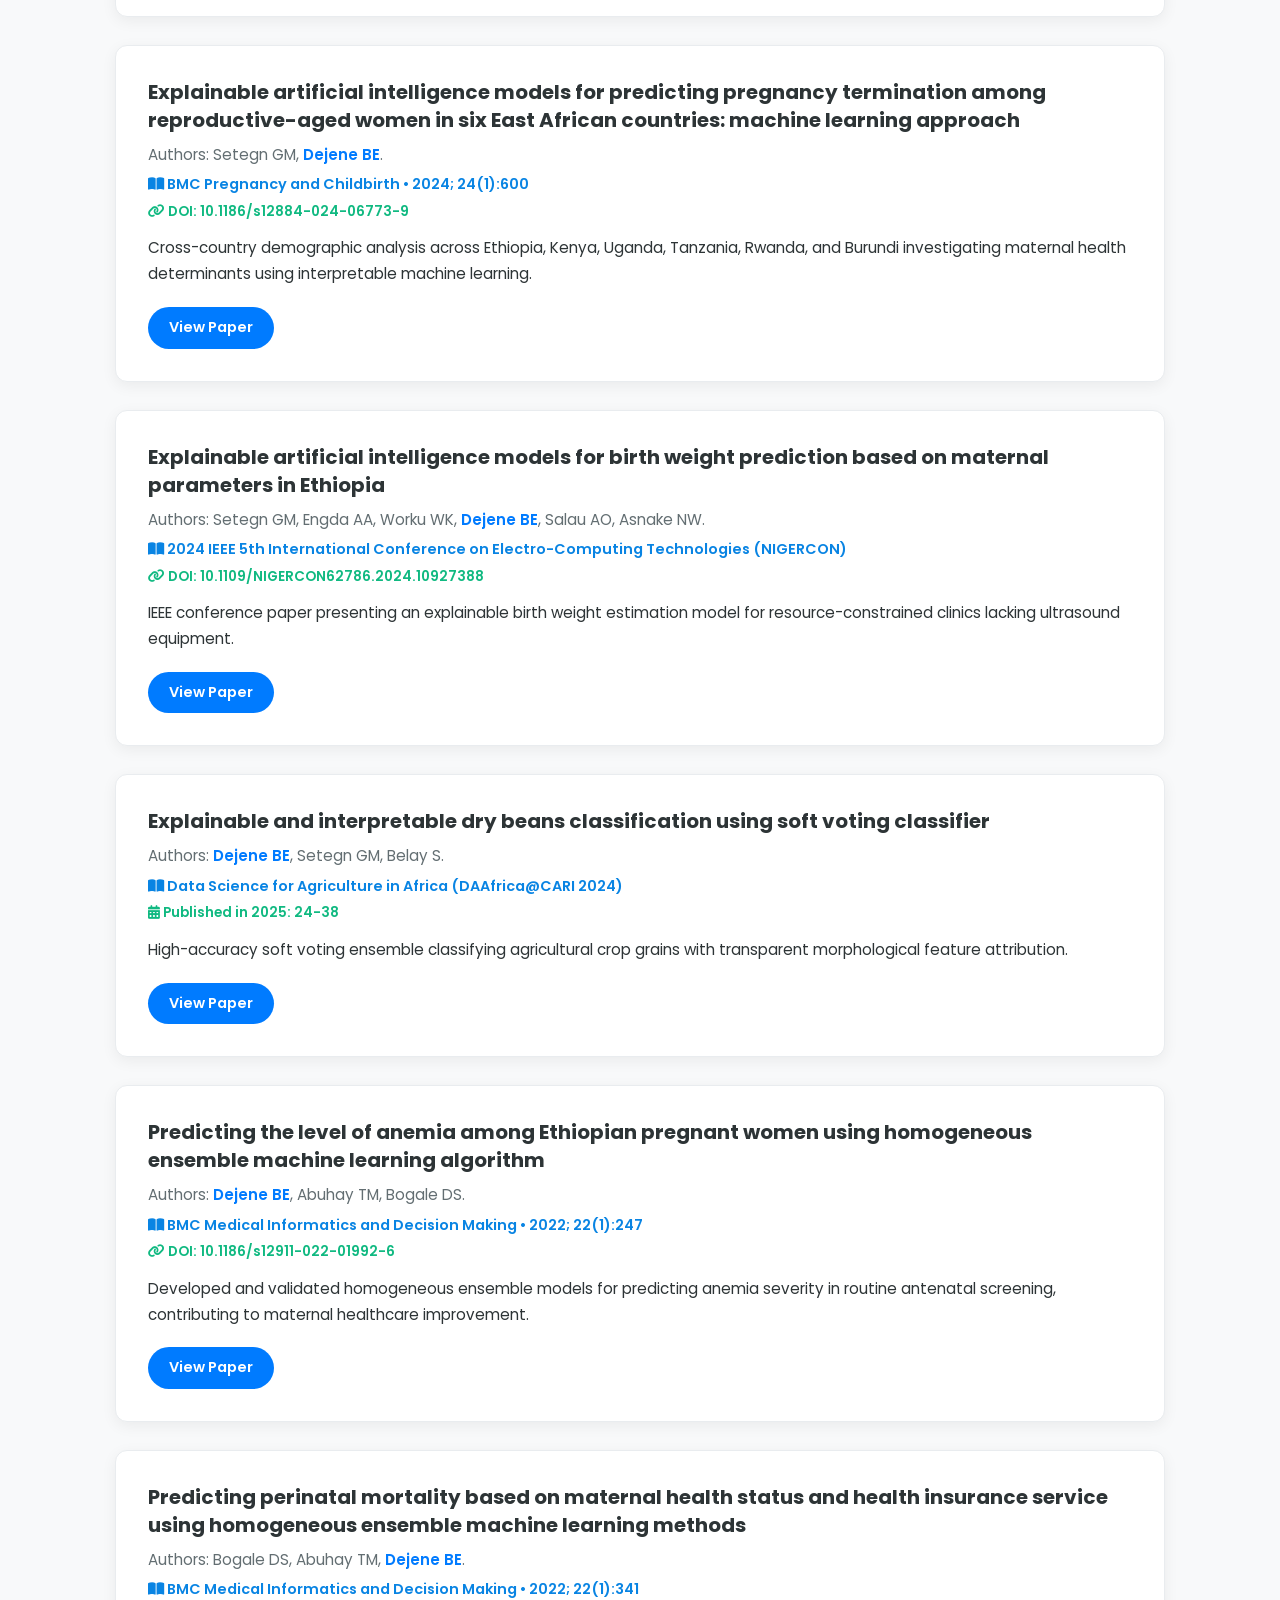
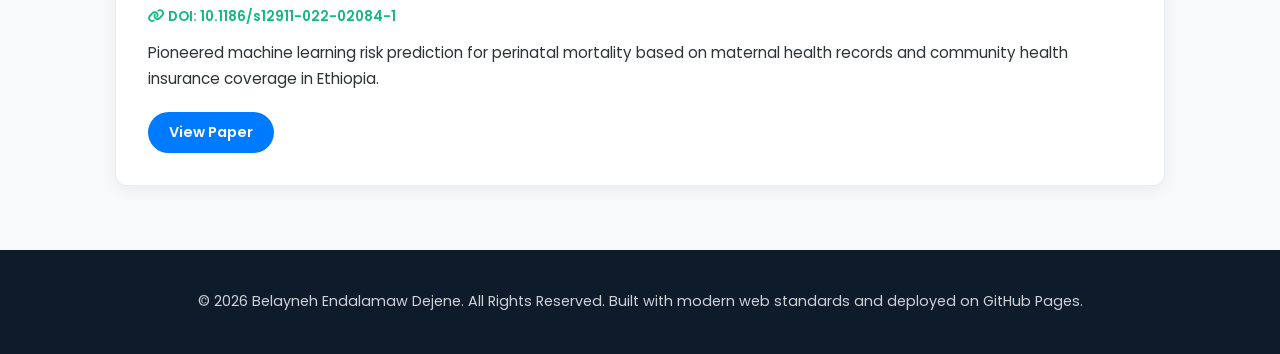
<file: publications.html>
<!DOCTYPE html>
<html lang="en" data-theme="light">
<head>
    <meta charset="UTF-8">
    <meta name="viewport" content="width=device-width, initial-scale=1.0">
    <meta name="description" content="Portfolio of Belayneh Endalamaw Dejene - Data Scientist, AI Researcher, PhD Fellow, and Clinical Decision Support Specialist">
    <title>Belayneh Endalamaw | Publications - Portfolio</title>
    
    <!-- Stylesheet -->
    <link rel="stylesheet" href="css/style.css">
    
    <!-- Font Awesome Icons -->
    <link rel="stylesheet" href="https://cdnjs.cloudflare.com/ajax/libs/font-awesome/6.5.1/css/all.min.css">
    
    <!-- Google Fonts Poppins -->
    <link href="https://fonts.googleapis.com/css2?family=Poppins:wght@300;400;500;600;700;800&display=swap" rel="stylesheet">
</head>
<body>
    <!-- Navigation -->
    <nav class="navbar">
        <div class="nav-content">
            <div class="logo">
                <a href="index.html">Belayneh <span>Endalamaw</span></a>
            </div>
            
            <ul class="nav-links" id="nav-links">
                <li><a href="index.html">Home</a></li>
                <li><a href="about.html">About</a></li>
                <li><a href="skills.html">Skills</a></li>
                <li><a href="education.html">Education</a></li>
                <li><a href="experience.html">Experience</a></li>
                <li><a href="publications.html" class="active">Publications</a></li>
                <li><a href="leadership.html">Leadership</a></li>
                <li><a href="projects.html">Projects</a></li>
                <li><a href="certificates.html">Certificates</a></li>
                <li><a href="contact.html">Contact</a></li>
            </ul>

            <div class="nav-actions">
                <button id="theme-toggle-btn" class="theme-toggle-btn" title="Toggle Dark/Light Mode">
                    <i class="fas fa-moon"></i>
                </button>
                <div class="hamburger" id="hamburger">
                    <i class="fas fa-bars"></i>
                </div>
            </div>
        </div>
    </nav>

    <main class="page-container">
        <h2 class="section-title">Publications</h2>
        <div class="publications-grid">
            <!-- Paper 1 -->
            <div class="publication-card">
                <h3>Artificial intelligence for predicting antiretroviral therapy outcomes in people living with HIV: a systematic review of predictive models, predictors and clinical readiness</h3>
                <p class="authors">Authors: <span>Dejene BE</span>, Assabie Y, Tadele M, Adnew B, Tsegaye R, Sintayehu Y, Alemu A, Howe R, Girma T, Tegegne T, Abdissa A.</p>
                <p class="conference"><i class="fas fa-book-open"></i> HIV Medicine (Wiley) &bull; 2026</p>
                <p class="citation"><i class="fas fa-link"></i> DOI: 10.1111/hiv.70277</p>
                <p class="description">Comprehensive systematic review synthesizing global AI and machine learning architectures for predicting ART treatment failure, adherence, and clinical readiness among people living with HIV.</p>
                <div class="publication-links">
                    <a href="https://doi.org/10.1111/hiv.70277" target="_blank" class="btn btn-primary">View Paper</a>
                </div>
            </div>

            <!-- Paper 2 -->
            <div class="publication-card">
                <h3>Predicting abnormal birth weight and identifying associated factors using machine learning in the Hararghe Health and Demographic Surveillance System, Ethiopia</h3>
                <p class="authors">Authors: Abdeta S, Diop O, Cygu S, Drame A, Momanyi R, <span>Dejene BE</span>, Tadele M, Sintayehu Y, Barasa M, Woldie M, et al.</p>
                <p class="conference"><i class="fas fa-book-open"></i> BMC Public Health &bull; 2026</p>
                <p class="citation"><i class="fas fa-link"></i> DOI: 10.1186/s12889-026-28135-0</p>
                <p class="description">Utilized large-scale longitudinal surveillance cohort data from eastern Ethiopia to train gradient boosting and ensemble models for identifying maternal determinants of abnormal birth weight.</p>
                <div class="publication-links">
                    <a href="https://doi.org/10.1186/s12889-026-28135-0" target="_blank" class="btn btn-primary">View Paper</a>
                </div>
            </div>

            <!-- Paper 3 -->
            <div class="publication-card">
                <h3>Explainable AI for symptom-based detection of monkeypox: a machine learning approach</h3>
                <p class="authors">Authors: <span>Dejene BE</span>, Setegn GM.</p>
                <p class="conference"><i class="fas fa-book-open"></i> BMC Infectious Diseases &bull; 2025; 25(1):419</p>
                <p class="citation"><i class="fas fa-link"></i> DOI: 10.1186/s12879-025-10738-4</p>
                <p class="description">Developed explainable machine learning frameworks with SHAP and LIME to provide frontline clinicians with transparent, feature-level diagnostic explanations for viral outbreak triage.</p>
                <div class="publication-links">
                    <a href="https://doi.org/10.1186/s12879-025-10738-4" target="_blank" class="btn btn-primary">View Paper</a>
                </div>
            </div>

            <!-- Paper 4 -->
            <div class="publication-card">
                <h3>Improving machine learning models through explainable AI for predicting the level of dietary diversity among Ethiopian preschool children</h3>
                <p class="authors">Authors: Setegn GM, <span>Dejene BE</span>.</p>
                <p class="conference"><i class="fas fa-book-open"></i> Italian Journal of Pediatrics &bull; 2025; 51(1):91</p>
                <p class="citation"><i class="fas fa-link"></i> DOI: 10.1186/s13052-025-01892-1</p>
                <p class="description">Applied tree ensembles coupled with model-agnostic explainability tools to evaluate policy-actionable determinants of pediatric nutritional diversity scores.</p>
                <div class="publication-links">
                    <a href="https://doi.org/10.1186/s13052-025-01892-1" target="_blank" class="btn btn-primary">View Paper</a>
                </div>
            </div>

            <!-- Paper 5 -->
            <div class="publication-card">
                <h3>Explainable artificial intelligence models for predicting pregnancy termination among reproductive-aged women in six East African countries: machine learning approach</h3>
                <p class="authors">Authors: Setegn GM, <span>Dejene BE</span>.</p>
                <p class="conference"><i class="fas fa-book-open"></i> BMC Pregnancy and Childbirth &bull; 2024; 24(1):600</p>
                <p class="citation"><i class="fas fa-link"></i> DOI: 10.1186/s12884-024-06773-9</p>
                <p class="description">Cross-country demographic analysis across Ethiopia, Kenya, Uganda, Tanzania, Rwanda, and Burundi investigating maternal health determinants using interpretable machine learning.</p>
                <div class="publication-links">
                    <a href="https://doi.org/10.1186/s12884-024-06773-9" target="_blank" class="btn btn-primary">View Paper</a>
                </div>
            </div>

            <!-- Paper 6 -->
            <div class="publication-card">
                <h3>Explainable artificial intelligence models for birth weight prediction based on maternal parameters in Ethiopia</h3>
                <p class="authors">Authors: Setegn GM, Engda AA, Worku WK, <span>Dejene BE</span>, Salau AO, Asnake NW.</p>
                <p class="conference"><i class="fas fa-book-open"></i> 2024 IEEE 5th International Conference on Electro-Computing Technologies (NIGERCON)</p>
                <p class="citation"><i class="fas fa-link"></i> DOI: 10.1109/NIGERCON62786.2024.10927388</p>
                <p class="description">IEEE conference paper presenting an explainable birth weight estimation model for resource-constrained clinics lacking ultrasound equipment.</p>
                <div class="publication-links">
                    <a href="https://doi.org/10.1109/NIGERCON62786.2024.10927388" target="_blank" class="btn btn-primary">View Paper</a>
                </div>
            </div>

            <!-- Paper 7 -->
            <div class="publication-card">
                <h3>Explainable and interpretable dry beans classification using soft voting classifier</h3>
                <p class="authors">Authors: <span>Dejene BE</span>, Setegn GM, Belay S.</p>
                <p class="conference"><i class="fas fa-book-open"></i> Data Science for Agriculture in Africa (DAAfrica@CARI 2024)</p>
                <p class="citation"><i class="fas fa-calendar-alt"></i> Published in 2025: 24-38</p>
                <p class="description">High-accuracy soft voting ensemble classifying agricultural crop grains with transparent morphological feature attribution.</p>
                <div class="publication-links">
                    <a href="https://github.com/belzman" target="_blank" class="btn btn-primary">View Paper</a>
                </div>
            </div>

            <!-- Paper 8 -->
            <div class="publication-card">
                <h3>Predicting the level of anemia among Ethiopian pregnant women using homogeneous ensemble machine learning algorithm</h3>
                <p class="authors">Authors: <span>Dejene BE</span>, Abuhay TM, Bogale DS.</p>
                <p class="conference"><i class="fas fa-book-open"></i> BMC Medical Informatics and Decision Making &bull; 2022; 22(1):247</p>
                <p class="citation"><i class="fas fa-link"></i> DOI: 10.1186/s12911-022-01992-6</p>
                <p class="description">Developed and validated homogeneous ensemble models for predicting anemia severity in routine antenatal screening, contributing to maternal healthcare improvement.</p>
                <div class="publication-links">
                    <a href="https://doi.org/10.1186/s12911-022-01992-6" target="_blank" class="btn btn-primary">View Paper</a>
                </div>
            </div>

            <!-- Paper 9 -->
            <div class="publication-card">
                <h3>Predicting perinatal mortality based on maternal health status and health insurance service using homogeneous ensemble machine learning methods</h3>
                <p class="authors">Authors: Bogale DS, Abuhay TM, <span>Dejene BE</span>.</p>
                <p class="conference"><i class="fas fa-book-open"></i> BMC Medical Informatics and Decision Making &bull; 2022; 22(1):341</p>
                <p class="citation"><i class="fas fa-link"></i> DOI: 10.1186/s12911-022-02084-1</p>
                <p class="description">Pioneered machine learning risk prediction for perinatal mortality based on maternal health records and community health insurance coverage in Ethiopia.</p>
                <div class="publication-links">
                    <a href="https://doi.org/10.1186/s12911-022-02084-1" target="_blank" class="btn btn-primary">View Paper</a>
                </div>
            </div>
        </div>
    </main>

    <!-- Footer -->
    <footer>
        <p>&copy; 2026 Belayneh Endalamaw Dejene. All Rights Reserved. Built with modern web standards and deployed on GitHub Pages.</p>
    </footer>

    <!-- Main JavaScript -->
    <script src="js/main.js"></script>
</body>
</html>
</file>
<file: css/style.css>
/* ==========================================================================
   Belayneh Endalamaw Dejene - Professional Portfolio
   Clean Multi-Page Tab Architecture with Poppins Typography
   ========================================================================== */

@import url('https://fonts.googleapis.com/css2?family=Poppins:wght@300;400;500;600;700;800&family=JetBrains+Mono:wght@400;600;700&display=swap');

:root {
  --primary-color: #007bff;
  --primary-hover: #0056b3;
  --secondary-color: #6c757d;
  --accent-color: #0984e3;
  
  --bg-color: #f8f9fa;
  --card-bg: #ffffff;
  --text-color: #2d3436;
  --text-muted: #636e72;
  --border-color: #e9ecef;
  
  --hero-gradient: linear-gradient(135deg, #0d1b2a 0%, #1b263b 50%, #1e3c72 100%);
  --box-shadow: 0 4px 15px rgba(0, 0, 0, 0.06);
  --box-shadow-hover: 0 8px 25px rgba(0, 0, 0, 0.12);
  --radius: 12px;
  --radius-sm: 6px;
  --transition: all 0.3s ease;
}

[data-theme="dark"] {
  --primary-color: #38bdf8;
  --primary-hover: #0284c7;
  --secondary-color: #94a3b8;
  --accent-color: #38bdf8;
  
  --bg-color: #0b0f19;
  --card-bg: #111827;
  --text-color: #f3f4f6;
  --text-muted: #9ca3af;
  --border-color: #1f2937;
  
  --box-shadow: 0 4px 15px rgba(0, 0, 0, 0.3);
  --box-shadow-hover: 0 8px 25px rgba(0, 0, 0, 0.5);
}

* {
  margin: 0;
  padding: 0;
  box-sizing: border-box;
  font-family: 'Poppins', sans-serif;
  scroll-behavior: smooth;
}

body {
  background-color: var(--bg-color);
  color: var(--text-color);
  line-height: 1.65;
  overflow-x: hidden;
  transition: background-color 0.3s ease, color 0.3s ease;
  min-height: 100vh;
  display: flex;
  flex-direction: column;
}

main {
  flex: 1;
}

/* Navbar Styles */
.navbar {
  position: fixed;
  width: 100%;
  top: 0;
  left: 0;
  background-color: var(--card-bg);
  box-shadow: 0 2px 10px rgba(0, 0, 0, 0.08);
  z-index: 1000;
  transition: var(--transition);
}

.nav-content {
  display: flex;
  justify-content: space-between;
  align-items: center;
  padding: 0.85rem 2rem;
  max-width: 1400px;
  margin: 0 auto;
}

.logo a {
  color: var(--text-color);
  text-decoration: none;
  font-size: clamp(1.2rem, 2vw, 1.45rem);
  font-weight: 700;
  transition: var(--transition);
  display: flex;
  align-items: center;
  gap: 0.5rem;
}

.logo a span {
  color: var(--primary-color);
}

.nav-links {
  display: flex;
  list-style: none;
  gap: 1.25rem;
  align-items: center;
}

.nav-links a {
  color: var(--text-color);
  text-decoration: none;
  font-weight: 500;
  font-size: 0.92rem;
  transition: var(--transition);
  position: relative;
  padding: 0.35rem 0.65rem;
  border-radius: 6px;
}

.nav-links a:hover {
  color: var(--primary-color);
  background-color: rgba(0, 123, 255, 0.06);
}

.nav-links a.active {
  color: #ffffff !important;
  background-color: var(--primary-color) !important;
  font-weight: 600;
}

.nav-actions {
  display: flex;
  align-items: center;
  gap: 1rem;
}

.theme-toggle-btn {
  background: none;
  border: 1px solid var(--border-color);
  color: var(--text-color);
  width: 38px;
  height: 38px;
  border-radius: 50%;
  cursor: pointer;
  display: flex;
  align-items: center;
  justify-content: center;
  transition: var(--transition);
}

.theme-toggle-btn:hover {
  color: var(--primary-color);
  border-color: var(--primary-color);
}

.hamburger {
  display: none;
  cursor: pointer;
  background: none;
  border: none;
  font-size: 1.5rem;
  color: var(--text-color);
}

/* Page Container & Headings */
.page-container {
  padding: 6.5rem 1.5rem 4rem;
  min-height: calc(100vh - 120px);
}

.section-title {
  text-align: center;
  font-size: clamp(2rem, 4vw, 2.5rem);
  font-weight: 700;
  margin-bottom: 2.75rem;
  position: relative;
  color: var(--text-color);
}

.section-title::after {
  content: '';
  position: absolute;
  bottom: -10px;
  left: 50%;
  transform: translateX(-50%);
  width: 60px;
  height: 4px;
  background: var(--primary-color);
  border-radius: 2px;
}

/* Home Section */
.home {
  position: relative;
  background: var(--hero-gradient);
  color: #fff;
  text-align: center;
  padding: 0 1.5rem;
  min-height: calc(100vh - 65px);
  display: flex;
  align-items: center;
  justify-content: center;
  margin-top: 65px;
}

.home-overlay {
  position: absolute;
  top: 0;
  left: 0;
  width: 100%;
  height: 100%;
  background: rgba(0, 0, 0, 0.45);
  z-index: 1;
}

.home-content {
  position: relative;
  z-index: 2;
  max-width: 920px;
  margin: 0 auto;
}

.home-badge {
  display: inline-block;
  padding: 0.35rem 1rem;
  border-radius: 50px;
  background: rgba(255, 255, 255, 0.12);
  backdrop-filter: blur(8px);
  border: 1px solid rgba(255, 255, 255, 0.25);
  color: #74b9ff;
  font-size: 0.85rem;
  font-weight: 600;
  letter-spacing: 0.05em;
  text-transform: uppercase;
  margin-bottom: 1.25rem;
}

.home-content h1 {
  font-size: clamp(2.2rem, 5vw, 3.6rem);
  font-weight: 800;
  line-height: 1.2;
  margin-bottom: 1rem;
}

.home-content h3 {
  font-size: clamp(1.2rem, 3vw, 1.8rem);
  color: #74b9ff;
  font-weight: 500;
  margin-bottom: 1.25rem;
  min-height: 2.2rem;
}

.home-content p {
  font-size: 1.15rem;
  max-width: 720px;
  margin: 0 auto 2.25rem;
  opacity: 0.92;
  line-height: 1.7;
}

.home-nav-grid {
  display: grid;
  grid-template-columns: repeat(auto-fit, minmax(180px, 1fr));
  gap: 1rem;
  max-width: 800px;
  margin: 0 auto 2.5rem;
}

.home-tab-card {
  background: rgba(255, 255, 255, 0.1);
  backdrop-filter: blur(8px);
  border: 1px solid rgba(255, 255, 255, 0.2);
  border-radius: 10px;
  padding: 1rem;
  color: #fff;
  text-decoration: none;
  font-weight: 600;
  font-size: 0.95rem;
  display: flex;
  align-items: center;
  justify-content: center;
  gap: 0.5rem;
  transition: var(--transition);
}

.home-tab-card:hover {
  background: var(--primary-color);
  transform: translateY(-3px);
  border-color: var(--primary-color);
}

.social-icons {
  display: flex;
  justify-content: center;
  gap: 1.25rem;
  flex-wrap: wrap;
}

.social-icons a {
  display: flex;
  align-items: center;
  justify-content: center;
  width: 46px;
  height: 46px;
  background: rgba(255, 255, 255, 0.1);
  color: #fff;
  border-radius: 50%;
  font-size: 1.2rem;
  transition: var(--transition);
  border: 1px solid rgba(255, 255, 255, 0.25);
  text-decoration: none;
}

.social-icons a:hover {
  background: var(--primary-color);
  transform: translateY(-4px);
  border-color: var(--primary-color);
}

/* About Section */
.about-content {
  display: flex;
  align-items: center;
  max-width: 1100px;
  margin: 0 auto;
  gap: 3.5rem;
}

.about-img {
  flex-shrink: 0;
  text-align: center;
}

.about-img img {
  width: 280px;
  height: 280px;
  object-fit: cover;
  border-radius: 50%;
  box-shadow: 0 10px 30px rgba(0, 0, 0, 0.15);
  border: 5px solid var(--primary-color);
}

.about-text {
  flex: 1;
}

.text-content {
  text-align: justify;
  margin-bottom: 1.5rem;
}

.about-description {
  margin-bottom: 1rem;
  font-size: 1.05rem;
  line-height: 1.8;
  color: var(--text-color);
}

.expandable-content {
  display: none;
  font-size: 1.05rem;
  line-height: 1.8;
  color: var(--text-color);
}

.expandable-content p {
  margin-bottom: 1rem;
}

.read-more-btn {
  background: var(--primary-color);
  color: #fff;
  border: none;
  padding: 0.6rem 1.4rem;
  border-radius: 25px;
  font-weight: 600;
  font-size: 0.9rem;
  cursor: pointer;
  transition: var(--transition);
  margin-bottom: 1.75rem;
  display: inline-block;
}

.read-more-btn:hover {
  background: var(--primary-hover);
  transform: translateY(-2px);
}

.personal-info {
  display: grid;
  grid-template-columns: repeat(auto-fit, minmax(220px, 1fr));
  gap: 1rem;
  margin-top: 1.25rem;
  border-top: 1px solid var(--border-color);
  padding-top: 1.25rem;
}

.info-item {
  display: flex;
  flex-direction: column;
}

.info-title {
  font-weight: 700;
  color: var(--primary-color);
  font-size: 0.85rem;
  text-transform: uppercase;
}

.info-value {
  color: var(--text-color);
  font-size: 0.95rem;
  word-break: break-all;
}

/* Skills Section */
.skills-intro {
  max-width: 760px;
  margin: 0 auto 2.5rem;
  text-align: center;
}

.skills-intro p {
  color: var(--text-muted);
  font-size: 1.1rem;
}

.skill-grid {
  display: grid;
  grid-template-columns: repeat(auto-fit, minmax(340px, 1fr));
  gap: 2rem;
  max-width: 1200px;
  margin: 0 auto;
}

.skill-card {
  background: var(--card-bg);
  border-radius: 18px;
  overflow: hidden;
  box-shadow: var(--box-shadow);
  transition: var(--transition);
  display: flex;
  flex-direction: column;
  border: 1px solid var(--border-color);
}

.skill-card:hover {
  transform: translateY(-6px);
  box-shadow: var(--box-shadow-hover);
}

.skill-media {
  height: 180px;
  width: 100%;
  overflow: hidden;
  position: relative;
}

.skill-media img {
  width: 100%;
  height: 100%;
  object-fit: cover;
  transition: transform 0.5s ease;
}

.skill-card:hover .skill-media img {
  transform: scale(1.05);
}

.skill-body {
  padding: 1.75rem;
  display: flex;
  flex-direction: column;
  gap: 1.25rem;
  flex: 1;
}

.skill-heading h3 {
  font-size: 1.25rem;
  font-weight: 700;
  color: var(--text-color);
  margin-bottom: 0.35rem;
}

.skill-heading p {
  font-size: 0.9rem;
  color: var(--text-muted);
  line-height: 1.5;
}

.skill-list {
  display: flex;
  flex-direction: column;
  gap: 0.75rem;
}

.skill-row {
  display: flex;
  justify-content: space-between;
  align-items: center;
  font-size: 0.9rem;
  font-weight: 600;
}

.skill-percent {
  color: var(--primary-color);
}

.skill-bar-track {
  height: 6px;
  background: var(--border-color);
  border-radius: 4px;
  overflow: hidden;
  margin-top: 0.25rem;
}

.skill-bar-fill {
  height: 100%;
  background: var(--primary-color);
  border-radius: 4px;
}

.skill-tags {
  display: flex;
  flex-wrap: wrap;
  gap: 0.5rem;
  margin-top: auto;
}

.skill-tag {
  font-size: 0.75rem;
  font-weight: 600;
  padding: 0.25rem 0.65rem;
  background: var(--bg-color);
  color: var(--primary-color);
  border-radius: 20px;
  border: 1px solid var(--border-color);
}

/* Education Timeline */
.timeline {
  position: relative;
  max-width: 900px;
  margin: 0 auto;
  padding-left: 2rem;
}

.timeline::before {
  content: '';
  position: absolute;
  top: 0;
  bottom: 0;
  left: 7px;
  width: 2px;
  background: var(--primary-color);
}

.timeline-item {
  position: relative;
  margin-bottom: 2.5rem;
}

.timeline-dot {
  position: absolute;
  left: -2rem;
  top: 5px;
  width: 16px;
  height: 16px;
  border-radius: 50%;
  background: var(--primary-color);
  border: 3px solid var(--card-bg);
  box-shadow: 0 0 0 2px var(--primary-color);
}

.timeline-content {
  background: var(--card-bg);
  padding: 1.75rem;
  border-radius: var(--radius);
  box-shadow: var(--box-shadow);
  border: 1px solid var(--border-color);
}

.timeline-content h3 {
  font-size: 1.25rem;
  font-weight: 700;
  color: var(--text-color);
}

.timeline-content h4 {
  font-size: 1.05rem;
  color: var(--primary-color);
  font-weight: 600;
  margin-bottom: 0.25rem;
}

.timeline-content .period {
  font-size: 0.85rem;
  color: var(--text-muted);
  margin-bottom: 1rem;
  font-weight: 600;
}

.timeline-content ul {
  padding-left: 1.25rem;
  color: var(--text-color);
  font-size: 0.95rem;
  line-height: 1.7;
}

/* Experience & Leadership Table Styles */
.experience-table {
  width: 100%;
  max-width: 1150px;
  margin: 0 auto;
  overflow-x: auto;
  background: var(--card-bg);
  border-radius: var(--radius);
  box-shadow: var(--box-shadow);
  border: 1px solid var(--border-color);
}

.experience-table table {
  width: 100%;
  border-collapse: collapse;
  text-align: left;
}

.experience-table th {
  background-color: #007bff;
  color: #ffffff;
  font-weight: 600;
  text-transform: uppercase;
  font-size: 0.85rem;
  letter-spacing: 0.05em;
  padding: 16px 20px;
}

.experience-table td {
  padding: 18px 20px;
  vertical-align: top;
  border-bottom: 1px solid var(--border-color);
  font-size: 0.95rem;
  color: var(--text-color);
}

.experience-table tr:hover {
  background-color: rgba(0, 123, 255, 0.03);
}

.experience-table td ul {
  margin: 0;
  padding-left: 1.25rem;
  line-height: 1.6;
}

.experience-table td ul li {
  margin-bottom: 0.4rem;
}

/* Publications Section */
.publications-grid {
  display: flex;
  flex-direction: column;
  gap: 1.75rem;
  max-width: 1050px;
  margin: 0 auto;
}

.publication-card {
  background: var(--card-bg);
  border-radius: var(--radius);
  padding: 2rem;
  box-shadow: var(--box-shadow);
  border: 1px solid var(--border-color);
  transition: var(--transition);
}

.publication-card:hover {
  transform: translateY(-4px);
  border-color: var(--primary-color);
  box-shadow: var(--box-shadow-hover);
}

.publication-card h3 {
  font-size: 1.25rem;
  font-weight: 700;
  color: var(--text-color);
  line-height: 1.4;
  margin-bottom: 0.5rem;
}

.publication-card .authors {
  font-size: 0.95rem;
  color: var(--text-muted);
  margin-bottom: 0.4rem;
}

.publication-card .authors span {
  color: var(--primary-color);
  font-weight: 600;
}

.publication-card .conference {
  font-size: 0.9rem;
  font-weight: 600;
  color: var(--accent-color);
  margin-bottom: 0.25rem;
}

.publication-card .citation {
  font-size: 0.85rem;
  font-weight: 600;
  color: #10b981;
  margin-bottom: 0.75rem;
}

.publication-card .description {
  font-size: 0.95rem;
  color: var(--text-color);
  line-height: 1.7;
  margin-bottom: 1.25rem;
}

.publication-links {
  display: flex;
  gap: 0.75rem;
  flex-wrap: wrap;
}

.btn {
  display: inline-flex;
  align-items: center;
  gap: 0.5rem;
  padding: 0.55rem 1.3rem;
  border-radius: 25px;
  font-size: 0.9rem;
  font-weight: 600;
  text-decoration: none;
  cursor: pointer;
  transition: var(--transition);
  border: none;
}

.btn-primary {
  background: var(--primary-color);
  color: #fff;
}

.btn-primary:hover {
  background: var(--primary-hover);
  transform: translateY(-2px);
  color: #fff;
}

/* Projects Section */
.projects-grid {
  display: flex;
  flex-direction: column;
  gap: 2.5rem;
  max-width: 1100px;
  margin: 0 auto;
}

.project-card {
  background: var(--card-bg);
  border-radius: var(--radius);
  padding: 2rem;
  box-shadow: var(--box-shadow);
  border: 1px solid var(--border-color);
  transition: var(--transition);
}

.project-card:hover {
  transform: translateY(-4px);
  box-shadow: var(--box-shadow-hover);
}

.project-card h3 {
  font-size: 1.35rem;
  font-weight: 700;
  color: var(--text-color);
  margin-bottom: 1.5rem;
}

.project-content {
  display: flex;
  gap: 2.5rem;
  align-items: flex-start;
}

.project-image {
  flex-shrink: 0;
  width: 340px;
  border-radius: var(--radius);
  overflow: hidden;
  box-shadow: 0 4px 15px rgba(0,0,0,0.1);
}

.project-image img {
  width: 100%;
  height: 220px;
  object-fit: cover;
  display: block;
}

.project-info {
  flex: 1;
}

.project-info p {
  font-size: 1rem;
  line-height: 1.7;
  color: var(--text-color);
  margin-bottom: 1.25rem;
}

.project-tags {
  display: flex;
  flex-wrap: wrap;
  gap: 0.5rem;
  margin-bottom: 1.5rem;
}

.project-tags span {
  font-size: 0.8rem;
  font-weight: 600;
  padding: 0.3rem 0.75rem;
  background: var(--bg-color);
  color: var(--primary-color);
  border-radius: 20px;
  border: 1px solid var(--border-color);
}

/* Certificates Section */
.certificates-grid {
  display: grid;
  grid-template-columns: repeat(auto-fit, minmax(280px, 1fr));
  gap: 1.75rem;
  max-width: 1200px;
  margin: 0 auto;
}

.certificate-card {
  background: var(--card-bg);
  border-radius: var(--radius);
  padding: 1.75rem;
  box-shadow: var(--box-shadow);
  border: 1px solid var(--border-color);
  transition: var(--transition);
  display: flex;
  flex-direction: column;
  align-items: flex-start;
  gap: 1rem;
}

.certificate-card:hover {
  transform: translateY(-4px);
  border-color: var(--primary-color);
  box-shadow: var(--box-shadow-hover);
}

.certificate-icon {
  width: 50px;
  height: 50px;
  border-radius: 50%;
  background: rgba(0, 123, 255, 0.1);
  color: var(--primary-color);
  display: flex;
  align-items: center;
  justify-content: center;
  font-size: 1.5rem;
}

.certificate-info h3 {
  font-size: 1.15rem;
  font-weight: 700;
  color: var(--text-color);
  margin-bottom: 0.25rem;
}

.certificate-info p {
  font-size: 0.9rem;
  color: var(--text-muted);
  line-height: 1.5;
}

.certificate-link {
  font-size: 0.85rem;
  font-weight: 600;
  color: var(--primary-color);
  text-decoration: none;
  margin-top: auto;
  display: inline-flex;
  align-items: center;
  gap: 0.35rem;
}

.certificate-link:hover {
  text-decoration: underline;
}

/* Contact Section */
.contact-container {
  max-width: 650px;
  margin: 0 auto;
}

.contact-form {
  background: var(--card-bg);
  padding: 2.5rem;
  border-radius: 20px;
  box-shadow: var(--box-shadow-hover);
  border: 1px solid var(--border-color);
  display: flex;
  flex-direction: column;
  gap: 1.25rem;
}

.form-group {
  display: flex;
  flex-direction: column;
}

.form-group label {
  font-size: 0.9rem;
  font-weight: 600;
  margin-bottom: 0.4rem;
  color: var(--text-color);
}

.form-group input,
.form-group textarea {
  width: 100%;
  padding: 0.85rem 1.1rem;
  border: 1.5px solid var(--border-color);
  border-radius: 10px;
  font-size: 0.95rem;
  background: var(--bg-color);
  color: var(--text-color);
  outline: none;
  transition: var(--transition);
}

.form-group input:focus,
.form-group textarea:focus {
  border-color: var(--primary-color);
  box-shadow: 0 0 0 3px rgba(0, 123, 255, 0.15);
}

.form-group textarea {
  min-height: 140px;
  resize: vertical;
}

/* Footer */
footer {
  background: #0d1b2a;
  color: #fff;
  text-align: center;
  padding: 2.5rem 1rem;
  margin-top: auto;
}

footer p {
  opacity: 0.8;
  font-size: 0.9rem;
}

/* Responsive Queries */
@media (max-width: 992px) {
  .about-content {
    flex-direction: column;
    text-align: center;
    gap: 2rem;
  }
  
  .about-img img {
    width: 220px;
    height: 220px;
  }
  
  .project-content {
    flex-direction: column;
  }
  
  .project-image {
    width: 100%;
  }
}

@media (max-width: 868px) {
  .nav-links {
    position: fixed;
    top: 65px;
    left: 0;
    width: 100%;
    background: var(--card-bg);
    flex-direction: column;
    padding: 1.5rem 2rem;
    box-shadow: 0 6px 15px rgba(0,0,0,0.1);
    display: none;
    gap: 0.85rem;
  }
  
  .nav-links.active {
    display: flex;
  }
  
  .hamburger {
    display: block;
  }
  
  .nav-links a {
    width: 100%;
    text-align: center;
    padding: 0.6rem;
  }
  
  .experience-table th,
  .experience-table td {
    padding: 12px 14px;
    font-size: 0.85rem;
  }
}
</file>
